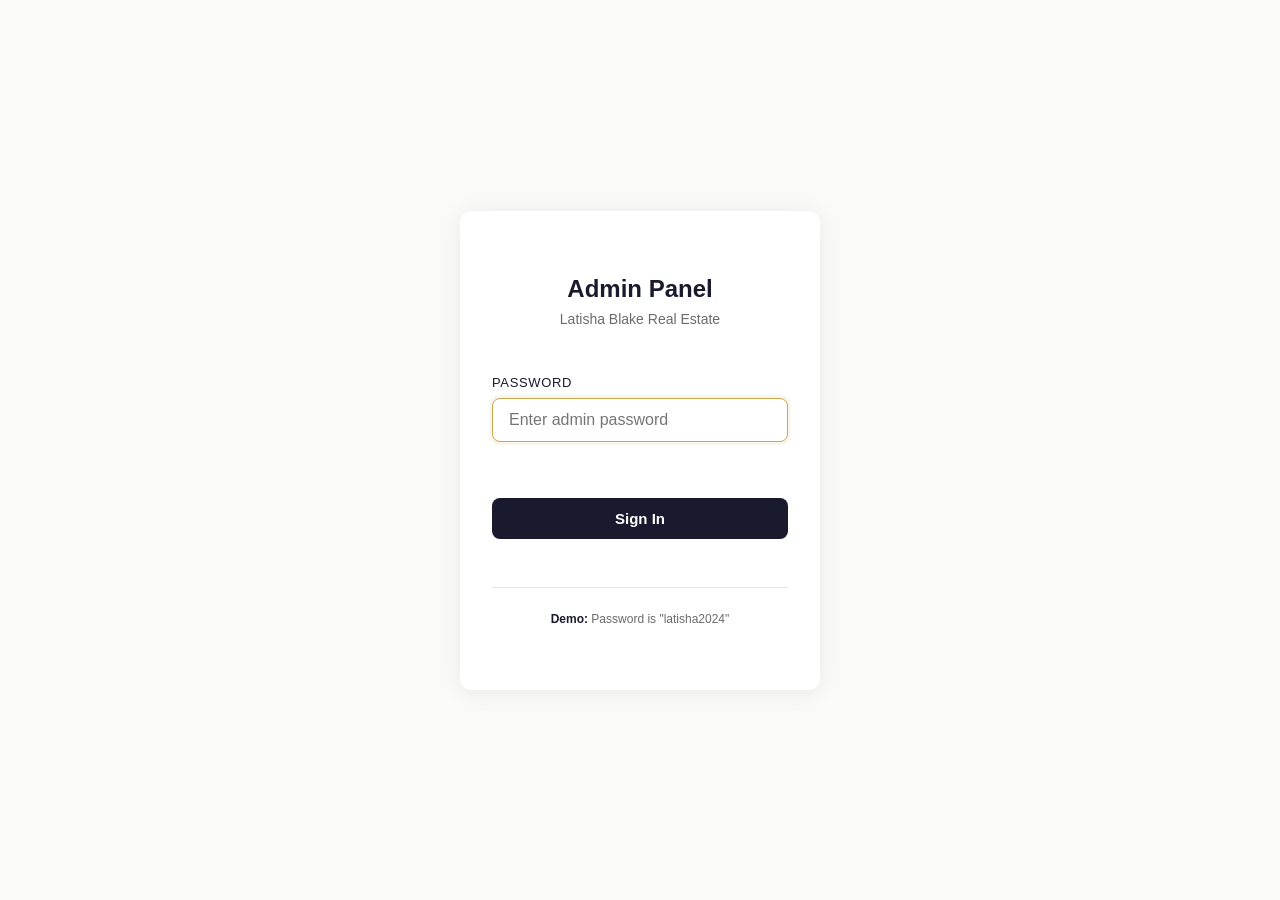
<file: admin/index.html>
<!DOCTYPE html>
<html lang="en">
<head>
  <meta charset="UTF-8">
  <meta name="viewport" content="width=device-width, initial-scale=1.0">
  <title>Admin — Latisha Blake</title>
  <link rel="stylesheet" href="assets/css/admin.css">
</head>
<body>
  <div class="admin-container">
    <!-- Sidebar Navigation -->
    <aside class="sidebar">
      <div class="sidebar-header">
        <h2>Latisha Blake</h2>
        <p class="sidebar-subtitle">Admin</p>
      </div>
      <nav class="sidebar-nav">
        <a href="dashboard.html" class="nav-item active">Dashboard</a>
        <a href="blog.html" class="nav-item">Blog</a>
        <a href="sales.html" class="nav-item">Sales</a>
        <a href="leads.html" class="nav-item">Leads</a>
      </nav>
      <div class="sidebar-footer">
        <button class="logout-btn" onclick="logout()">Sign Out</button>
      </div>
    </aside>

    <!-- Main Content -->
    <main class="main-content">
      <div class="content">
        <h1>Welcome, Latisha</h1>
        <p class="subtitle">Manage your real estate presence</p>

        <div class="dashboard-grid">
          <!-- Stats -->
          <section class="stat-card">
            <p class="stat-label">Blog Posts</p>
            <p class="stat-number" id="blog-count">—</p>
            <a href="blog.html" class="stat-link">Manage →</a>
          </section>

          <section class="stat-card">
            <p class="stat-label">Sales Listed</p>
            <p class="stat-number" id="sales-count">—</p>
            <a href="sales.html" class="stat-link">Manage →</a>
          </section>

          <section class="stat-card">
            <p class="stat-label">New Leads</p>
            <p class="stat-number" id="leads-count">—</p>
            <a href="leads.html" class="stat-link">View →</a>
          </section>

          <section class="stat-card">
            <p class="stat-label">Last Updated</p>
            <p class="stat-number" id="last-updated">—</p>
            <p class="stat-desc">Just now</p>
          </section>
        </div>

        <!-- Quick Actions -->
        <section class="quick-actions">
          <h2>Quick Actions</h2>
          <div class="actions-grid">
            <a href="blog.html?action=new" class="action-btn">
              <span class="action-icon">✍️</span>
              <span class="action-text">New Blog Post</span>
            </a>
            <a href="sales.html?action=new" class="action-btn">
              <span class="action-icon">🏠</span>
              <span class="action-text">Add New Sale</span>
            </a>
            <a href="leads.html" class="action-btn">
              <span class="action-icon">📧</span>
              <span class="action-text">View All Leads</span>
            </a>
            <a href="../index.html" class="action-btn" target="_blank">
              <span class="action-icon">👁️</span>
              <span class="action-text">View Website</span>
            </a>
          </div>
        </section>

        <!-- Instructions -->
        <section class="instructions">
          <h2>Getting Started</h2>
          <div class="instruction-card">
            <h3>📝 Blog Posts</h3>
            <p>Write articles about real estate market trends, buying tips, and selling strategies. Posts appear on your website automatically.</p>
          </div>
          <div class="instruction-card">
            <h3>🏠 Sales Listings</h3>
            <p>Add completed sales to showcase your track record. Include price, address, beds/baths, and sale date for social proof.</p>
          </div>
          <div class="instruction-card">
            <h3>📧 Leads</h3>
            <p>View all form submissions from your website. Track contact info and respond to valuation requests and inquiries.</p>
          </div>
        </section>
      </div>
    </main>

    <!-- Mobile Bottom Navigation -->
    <nav class="admin-bottom-nav show" id="admin-bottom-nav">
      <div class="admin-nav-items">
        <a href="dashboard.html" class="admin-nav-item active" data-page="dashboard" aria-label="Dashboard">
          <span class="admin-nav-icon">📊</span>
          <span>Dashboard</span>
        </a>
        <a href="blog.html" class="admin-nav-item" data-page="blog" aria-label="Blog Posts">
          <span class="admin-nav-icon">✍️</span>
          <span>Blog</span>
        </a>
        <a href="sales.html" class="admin-nav-item" data-page="sales" aria-label="Sales">
          <span class="admin-nav-icon">🏠</span>
          <span>Sales</span>
        </a>
        <a href="leads.html" class="admin-nav-item" data-page="leads" aria-label="Leads">
          <span class="admin-nav-icon">📧</span>
          <span>Leads</span>
        </a>
        <button class="admin-nav-item" onclick="logout()" aria-label="Sign Out">
          <span class="admin-nav-icon">🚪</span>
          <span>Logout</span>
        </button>
      </div>
    </nav>
  </div>

  <script src="assets/js/admin.js"></script>
  <script>
    // Check if logged in
    if (!sessionStorage.getItem('adminLoggedIn')) {
      window.location.href = 'login.html';
    }

    // Load dashboard stats
    function loadDashboardStats() {
      // Placeholder - will be populated when backend is connected
      document.getElementById('blog-count').textContent = '0';
      document.getElementById('sales-count').textContent = '0';
      document.getElementById('leads-count').textContent = '0';
      document.getElementById('last-updated').textContent = new Date().toLocaleDateString();
    }

    loadDashboardStats();
  </script>
</body>
</html>
</file>
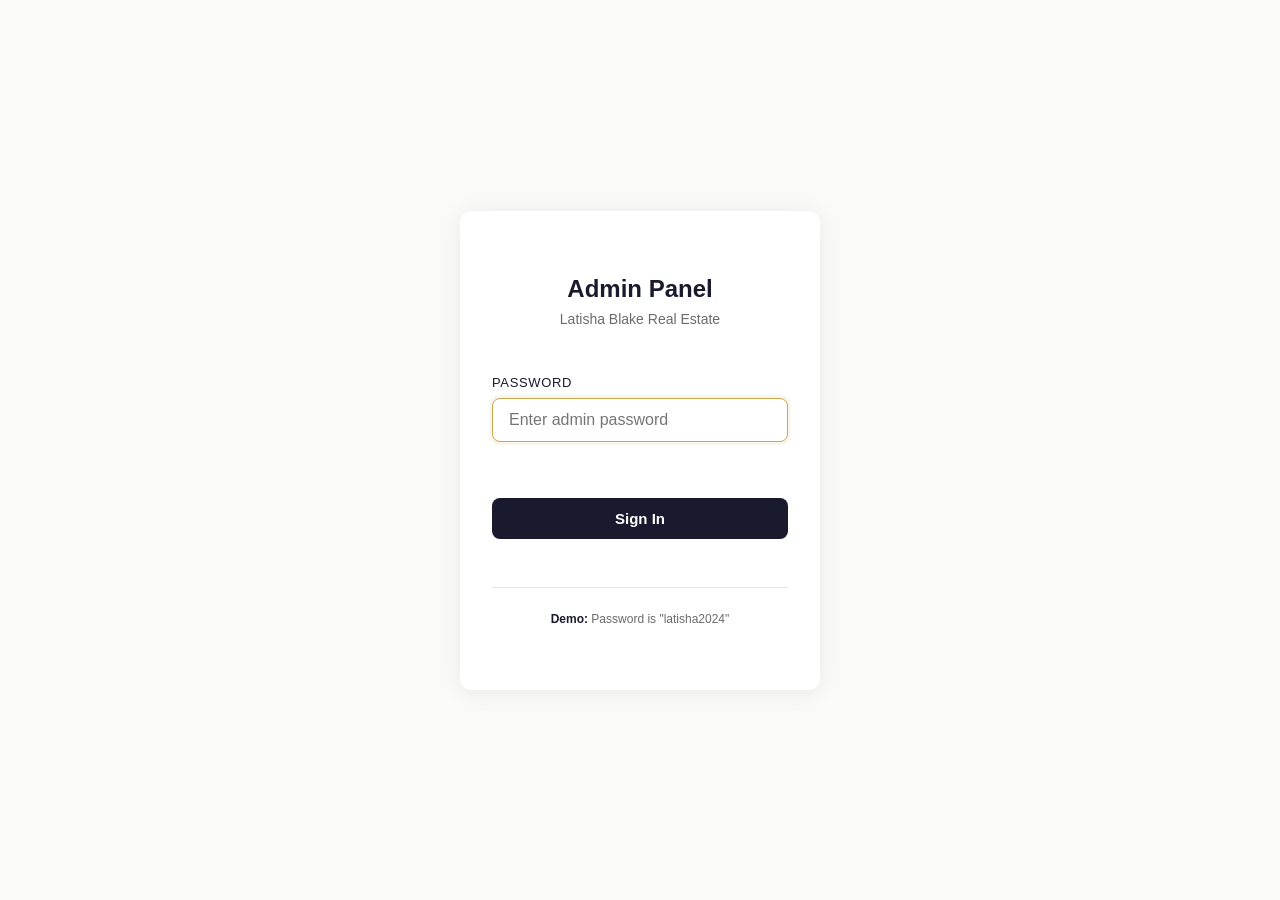
<file: admin/blog.html>
<!DOCTYPE html>
<html lang="en">
<head>
  <meta charset="UTF-8">
  <meta name="viewport" content="width=device-width, initial-scale=1.0">
  <title>Blog Manager — Latisha Blake Admin</title>
  <link rel="stylesheet" href="assets/css/admin.css">
</head>
<body>
  <div class="admin-container">
    <!-- Sidebar -->
    <aside class="sidebar">
      <div class="sidebar-header">
        <h2>Latisha Blake</h2>
        <p class="sidebar-subtitle">Admin</p>
      </div>
      <nav class="sidebar-nav">
        <a href="index.html" class="nav-item">Dashboard</a>
        <a href="blog.html" class="nav-item active">Blog</a>
        <a href="sales.html" class="nav-item">Sales</a>
        <a href="leads.html" class="nav-item">Leads</a>
      </nav>
      <div class="sidebar-footer">
        <button class="logout-btn" onclick="logout()">Sign Out</button>
      </div>
    </aside>

    <!-- Main Content -->
    <main class="main-content">
      <div class="content">
        <div style="display: flex; justify-content: space-between; align-items: center; margin-bottom: 32px;">
          <div>
            <h1>Blog Posts</h1>
            <p class="subtitle">Manage your real estate articles</p>
          </div>
          <button class="btn btn-primary" onclick="toggleNewPostForm()">+ New Post</button>
        </div>

        <!-- New/Edit Form -->
        <div id="postForm" class="form-section" style="display: none; margin-bottom: 32px;">
          <h2 style="margin-top: 0;">Create Post</h2>

          <form onsubmit="handleSavePost(event)">
            <div class="form-group">
              <label for="postTitle">Title</label>
              <input type="text" id="postTitle" placeholder="Enter post title" required>
            </div>

            <div class="form-row">
              <div class="form-group">
                <label for="postCategory">Category</label>
                <select id="postCategory" required>
                  <option value="">Select a category</option>
                  <option value="Buying">Buying</option>
                  <option value="Selling">Selling</option>
                  <option value="Market Update">Market Update</option>
                </select>
              </div>

              <div class="form-group">
                <label for="postDate">Date Published</label>
                <input type="date" id="postDate" required>
              </div>
            </div>

            <div class="form-group">
              <label for="postExcerpt">Excerpt (2 lines)</label>
              <textarea id="postExcerpt" placeholder="Brief summary of your post" required style="min-height: 60px;"></textarea>
            </div>

            <div class="form-group">
              <label for="postBody">Full Content</label>
              <textarea id="postBody" placeholder="Write your full article here" required style="min-height: 200px;"></textarea>
            </div>

            <div class="btn-group">
              <button type="submit" class="btn btn-primary">Save Post</button>
              <button type="button" class="btn btn-secondary" onclick="toggleNewPostForm()">Cancel</button>
            </div>
          </form>
        </div>

        <!-- Posts List -->
        <div id="postsList">
          <div class="empty-state">
            <div class="empty-icon">📝</div>
            <div class="empty-title">No posts yet</div>
            <div class="empty-description">Create your first blog post to get started</div>
            <button class="btn btn-primary" onclick="toggleNewPostForm()">Create Post</button>
          </div>
        </div>
      </div>
    </main>

    <!-- Mobile Bottom Navigation -->
    <nav class="admin-bottom-nav show" id="admin-bottom-nav">
      <div class="admin-nav-items">
        <a href="dashboard.html" class="admin-nav-item" data-page="dashboard" aria-label="Dashboard">
          <span class="admin-nav-icon">📊</span>
          <span>Dashboard</span>
        </a>
        <a href="blog.html" class="admin-nav-item active" data-page="blog" aria-label="Blog Posts">
          <span class="admin-nav-icon">✍️</span>
          <span>Blog</span>
        </a>
        <a href="sales.html" class="admin-nav-item" data-page="sales" aria-label="Sales">
          <span class="admin-nav-icon">🏠</span>
          <span>Sales</span>
        </a>
        <a href="leads.html" class="admin-nav-item" data-page="leads" aria-label="Leads">
          <span class="admin-nav-icon">📧</span>
          <span>Leads</span>
        </a>
        <button class="admin-nav-item" onclick="logout()" aria-label="Sign Out">
          <span class="admin-nav-icon">🚪</span>
          <span>Logout</span>
        </button>
      </div>
    </nav>
  </div>

  <script src="assets/js/admin.js"></script>
  <script>
    // Check if logged in
    if (!sessionStorage.getItem('adminLoggedIn')) {
      window.location.href = 'login.html';
    }

    // Initialize with today's date
    document.getElementById('postDate').valueAsDate = new Date();

    let posts = JSON.parse(localStorage.getItem('blogPosts')) || [];

    function toggleNewPostForm() {
      const form = document.getElementById('postForm');
      form.style.display = form.style.display === 'none' ? 'block' : 'none';
      if (form.style.display === 'block') {
        document.getElementById('postTitle').focus();
      } else {
        clearPostForm();
      }
    }

    function clearPostForm() {
      document.getElementById('postTitle').value = '';
      document.getElementById('postCategory').value = '';
      document.getElementById('postExcerpt').value = '';
      document.getElementById('postBody').value = '';
      document.getElementById('postDate').valueAsDate = new Date();
    }

    function handleSavePost(e) {
      e.preventDefault();

      const post = {
        id: Date.now(),
        title: document.getElementById('postTitle').value,
        category: document.getElementById('postCategory').value,
        excerpt: document.getElementById('postExcerpt').value,
        body: document.getElementById('postBody').value,
        date: document.getElementById('postDate').value,
        createdAt: new Date().toISOString()
      };

      posts.unshift(post);
      localStorage.setItem('blogPosts', JSON.stringify(posts));

      showAlert('Post saved successfully!', 'success');
      clearPostForm();
      toggleNewPostForm();
      renderPosts();
    }

    function deletePost(id) {
      if (confirm('Are you sure you want to delete this post?')) {
        posts = posts.filter(p => p.id !== id);
        localStorage.setItem('blogPosts', JSON.stringify(posts));
        showAlert('Post deleted', 'success');
        renderPosts();
      }
    }

    function renderPosts() {
      const container = document.getElementById('postsList');

      if (posts.length === 0) {
        container.innerHTML = `
          <div class="empty-state">
            <div class="empty-icon">📝</div>
            <div class="empty-title">No posts yet</div>
            <div class="empty-description">Create your first blog post to get started</div>
            <button class="btn btn-primary" onclick="toggleNewPostForm()">Create Post</button>
          </div>
        `;
        return;
      }

      container.innerHTML = posts.map(post => `
        <div class="post-card" style="background: white; padding: 24px; border: 1px solid #E8E4DC; border-radius: 12px; margin-bottom: 16px;">
          <div style="display: flex; justify-content: space-between; align-items: start; margin-bottom: 12px;">
            <div style="flex: 1;">
              <span style="display: inline-block; background: #E8E4DC; color: #1A1A2E; padding: 4px 12px; border-radius: 6px; font-size: 12px; font-weight: 600; margin-bottom: 8px;">${post.category}</span>
              <h3 style="margin: 8px 0 4px 0; font-size: 16px;">${post.title}</h3>
              <p style="color: #A0A0A0; font-size: 13px;">${new Date(post.date).toLocaleDateString('en-US', { month: 'short', day: 'numeric', year: 'numeric' })}</p>
            </div>
            <div style="display: flex; gap: 8px;">
              <button class="btn btn-sm btn-secondary" onclick="editPost(${post.id})">Edit</button>
              <button class="btn btn-sm btn-danger" onclick="deletePost(${post.id})">Delete</button>
            </div>
          </div>
          <p style="color: #6B6B6B; font-size: 14px; line-height: 1.6;">${post.excerpt}</p>
        </div>
      `).join('');
    }

    function editPost(id) {
      const post = posts.find(p => p.id === id);
      if (post) {
        document.getElementById('postTitle').value = post.title;
        document.getElementById('postCategory').value = post.category;
        document.getElementById('postExcerpt').value = post.excerpt;
        document.getElementById('postBody').value = post.body;
        document.getElementById('postDate').value = post.date;

        // Delete and re-add pattern (simpler than edit)
        deletePost(id);
        toggleNewPostForm();
        document.getElementById('postTitle').focus();
      }
    }

    // Initialize
    renderPosts();
  </script>
</body>
</html>
</file>
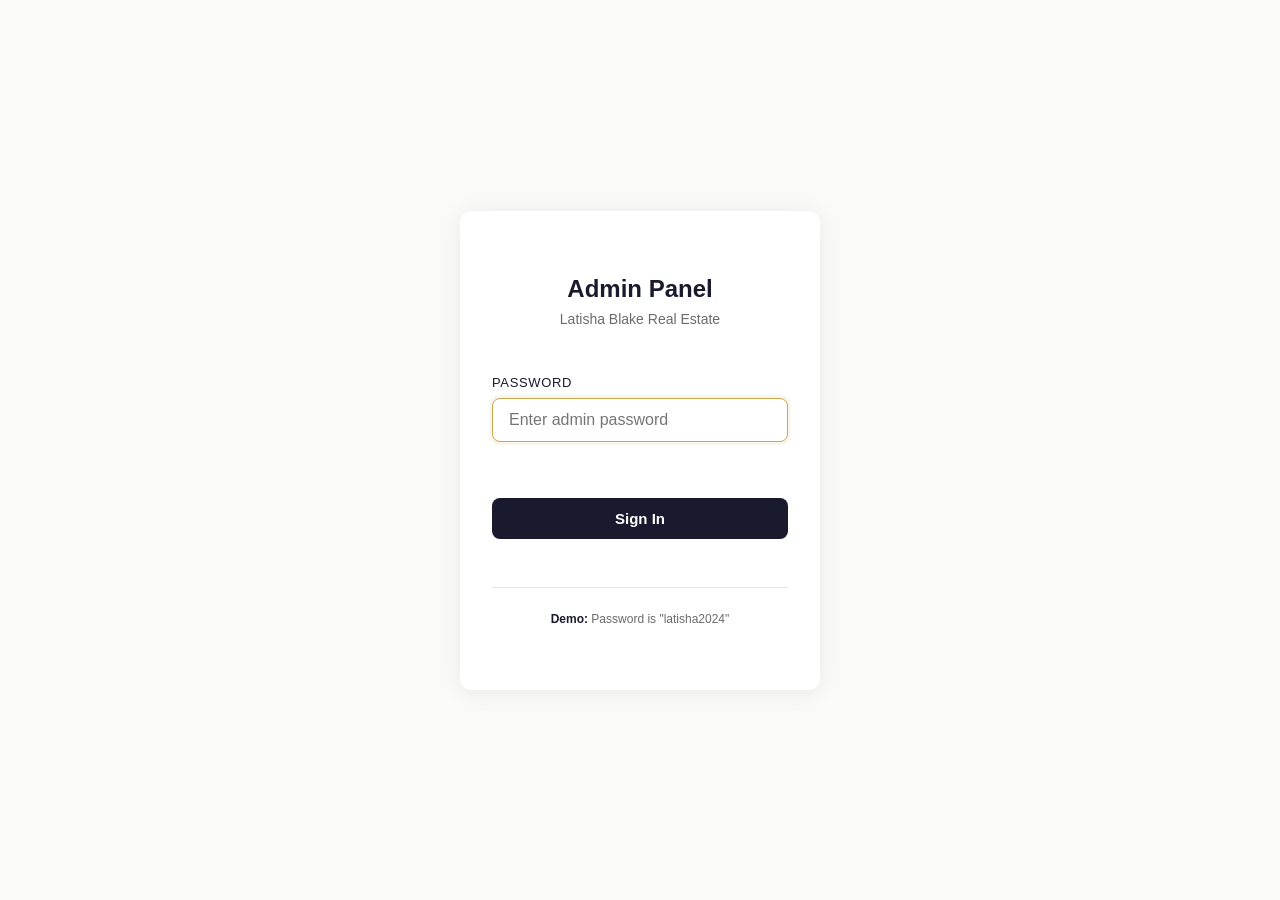
<file: admin/dashboard.html>
<!DOCTYPE html>
<html lang="en">
<head>
  <meta charset="UTF-8">
  <meta name="viewport" content="width=device-width, initial-scale=1.0">
  <title>Dashboard — Latisha Blake Admin</title>
  <link rel="stylesheet" href="assets/css/admin.css">
</head>
<body>
  <div class="admin-container">
    <!-- Sidebar Navigation -->
    <aside class="sidebar">
      <div class="sidebar-header">
        <h2>Latisha Blake</h2>
        <p class="sidebar-subtitle">Admin</p>
      </div>
      <nav class="sidebar-nav">
        <a href="dashboard.html" class="nav-item active">Dashboard</a>
        <a href="blog.html" class="nav-item">Blog</a>
        <a href="sales.html" class="nav-item">Sales</a>
        <a href="leads.html" class="nav-item">Leads</a>
      </nav>
      <div class="sidebar-footer">
        <button class="logout-btn" onclick="logout()">Sign Out</button>
      </div>
    </aside>

    <!-- Main Content -->
    <main class="main-content">
      <div class="content">
        <h1>Welcome, Latisha</h1>
        <p class="subtitle">Manage your real estate presence</p>

        <!-- Stats Grid -->
        <div class="dashboard-grid">
          <section class="stat-card">
            <p class="stat-label">Blog Posts</p>
            <p class="stat-number" id="blog-count">0</p>
            <a href="blog.html" class="stat-link">Manage →</a>
          </section>

          <section class="stat-card">
            <p class="stat-label">Sales Listed</p>
            <p class="stat-number" id="sales-count">0</p>
            <a href="sales.html" class="stat-link">Manage →</a>
          </section>

          <section class="stat-card">
            <p class="stat-label">New Leads</p>
            <p class="stat-number" id="leads-count">0</p>
            <a href="leads.html" class="stat-link">View →</a>
          </section>

          <section class="stat-card">
            <p class="stat-label">Last Updated</p>
            <p class="stat-number" id="last-updated">—</p>
            <p class="stat-desc">Just now</p>
          </section>
        </div>

        <!-- Quick Actions -->
        <section class="quick-actions">
          <h2>Quick Actions</h2>
          <div class="actions-grid">
            <a href="blog.html" class="action-btn">
              <span class="action-icon">✍️</span>
              <span class="action-text">New Blog Post</span>
            </a>
            <a href="sales.html" class="action-btn">
              <span class="action-icon">🏠</span>
              <span class="action-text">Add New Sale</span>
            </a>
            <a href="leads.html" class="action-btn">
              <span class="action-icon">📧</span>
              <span class="action-text">View All Leads</span>
            </a>
            <a href="../index.html" class="action-btn" target="_blank">
              <span class="action-icon">👁️</span>
              <span class="action-text">View Website</span>
            </a>
          </div>
        </section>

        <!-- Instructions -->
        <section class="instructions">
          <h2>Getting Started</h2>
          <div class="instruction-card">
            <h3>📝 Blog Posts</h3>
            <p>Write articles about real estate market trends, buying tips, and selling strategies. Posts appear on your website automatically.</p>
          </div>
          <div class="instruction-card">
            <h3>🏠 Sales Listings</h3>
            <p>Add completed sales to showcase your track record. Include price, address, beds/baths, and sale date for social proof.</p>
          </div>
          <div class="instruction-card">
            <h3>📧 Leads</h3>
            <p>View all form submissions from your website. Track contact info and respond to valuation requests and inquiries.</p>
          </div>
        </section>

        <!-- Data Management -->
        <section style="margin-top: 48px;">
          <h2>Data Management</h2>
          <div style="background: white; padding: 24px; border-radius: 12px; border: 1px solid #E8E4DC;">
            <p style="margin-bottom: 16px; color: #6B6B6B;">Export your data or manage admin settings</p>
            <div style="display: flex; gap: 12px; flex-wrap: wrap;">
              <button class="btn btn-secondary btn-sm" onclick="exportBlogsToJSON()">📥 Export Blog Posts</button>
              <button class="btn btn-secondary btn-sm" onclick="exportSalesToJSON()">📥 Export Sales</button>
              <button class="btn btn-secondary btn-sm" onclick="exportLeadsToCSV()">📥 Export Leads</button>
            </div>
          </div>
        </section>

        <!-- Info -->
        <section style="margin-top: 32px; padding: 24px; background: #F0F4FF; border-radius: 12px; border-left: 4px solid #0071E3;">
          <p style="margin: 0; font-size: 14px; color: #0051B3;">
            <strong>💡 Tip:</strong> Your data is saved locally in your browser. Use the export feature to backup your content regularly.
          </p>
        </section>
      </div>
    </main>

    <!-- Mobile Bottom Navigation -->
    <nav class="admin-bottom-nav show" id="admin-bottom-nav">
      <div class="admin-nav-items">
        <a href="dashboard.html" class="admin-nav-item active" data-page="dashboard" aria-label="Dashboard">
          <span class="admin-nav-icon">📊</span>
          <span>Dashboard</span>
        </a>
        <a href="blog.html" class="admin-nav-item" data-page="blog" aria-label="Blog Posts">
          <span class="admin-nav-icon">✍️</span>
          <span>Blog</span>
        </a>
        <a href="sales.html" class="admin-nav-item" data-page="sales" aria-label="Sales">
          <span class="admin-nav-icon">🏠</span>
          <span>Sales</span>
        </a>
        <a href="leads.html" class="admin-nav-item" data-page="leads" aria-label="Leads">
          <span class="admin-nav-icon">📧</span>
          <span>Leads</span>
        </a>
        <button class="admin-nav-item" onclick="logout()" aria-label="Sign Out">
          <span class="admin-nav-icon">🚪</span>
          <span>Logout</span>
        </button>
      </div>
    </nav>
  </div>

  <script src="assets/js/admin.js"></script>
  <script>
    // Check if logged in
    if (!sessionStorage.getItem('adminLoggedIn')) {
      window.location.href = 'login.html';
    }

    const CRM_URL = 'https://script.google.com/macros/s/AKfycbwqnkiSiwlZEir6MDjSTk43KNw_4mmuYqLLafsE7adArL36vjAIuRn5HaoSaPclTH0drw/exec';

    // Load stats from Google Apps Script
    async function loadDashboardStats() {
      try {
        // Get leads from CRM to count stats
        const leadsResponse = await fetch(`${CRM_URL}?action=leads&token=latisha2024portal`);
        const leadsResult = await leadsResponse.json();

        if (leadsResult.status === 'ok' && leadsResult.leads) {
          const activeLeads = leadsResult.leads.filter(lead => lead.status === 'Active').length;
          document.getElementById('leads-count').textContent = activeLeads;
          document.getElementById('sales-count').textContent = '0';
          document.getElementById('blog-count').textContent = localStorage.getItem('blogPosts') ? JSON.parse(localStorage.getItem('blogPosts')).length : 0;
        }

        document.getElementById('last-updated').textContent = new Date().toLocaleDateString('en-US', {
          month: 'short',
          day: 'numeric',
          year: 'numeric',
          hour: '2-digit',
          minute: '2-digit'
        });
      } catch (error) {
        console.error('Error loading dashboard stats:', error);
      }
    }

    // Initialize dashboard
    loadDashboardStats();

    // Refresh stats every 30 seconds
    setInterval(loadDashboardStats, 30000);
  </script>
</body>
</html>
</file>
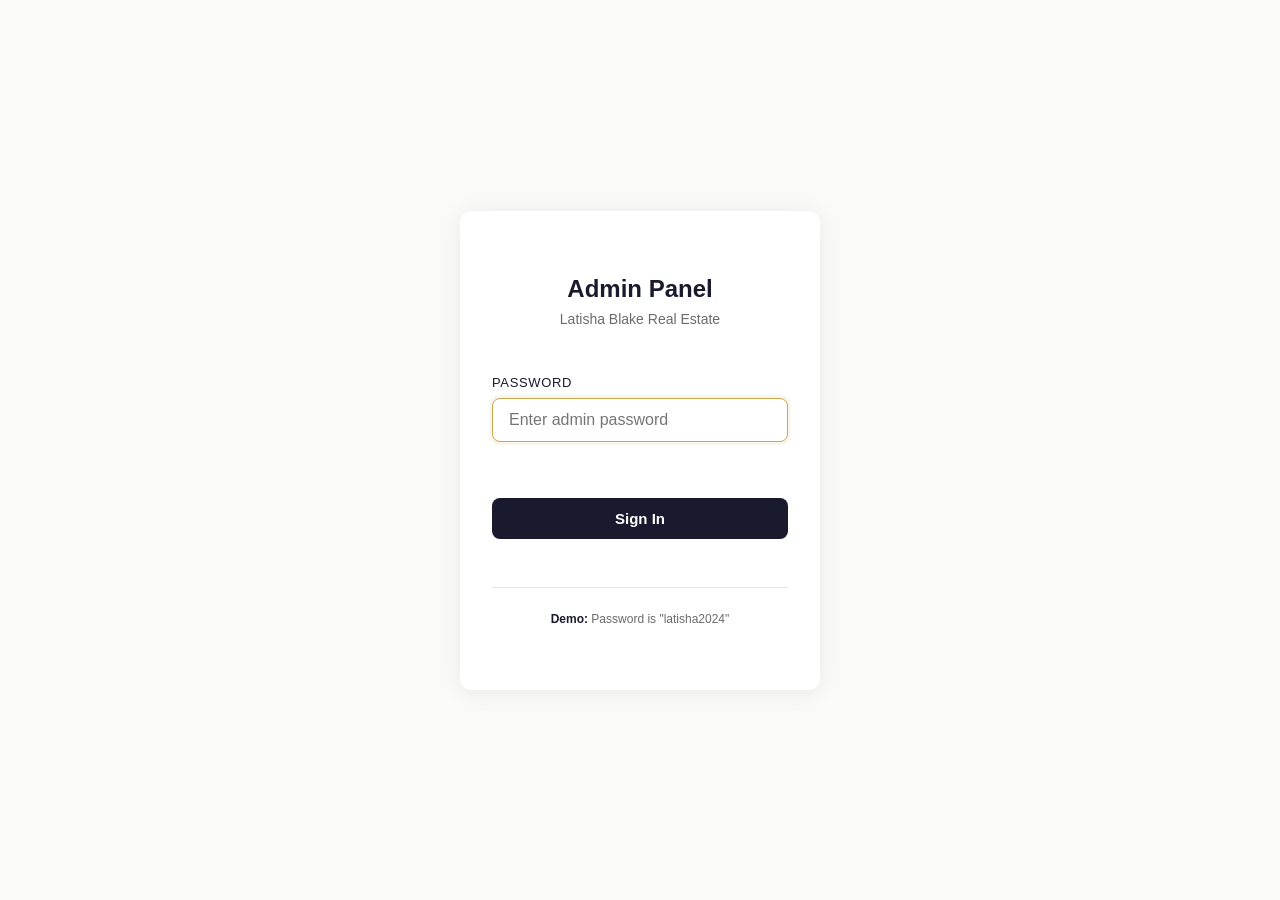
<file: admin/leads.html>
<!DOCTYPE html>
<html lang="en">
<head>
  <meta charset="UTF-8">
  <meta name="viewport" content="width=device-width, initial-scale=1.0">
  <title>Leads Dashboard — Latisha Blake Admin</title>
  <link rel="stylesheet" href="assets/css/admin.css">
</head>
<body>
  <div class="admin-container">
    <!-- Sidebar -->
    <aside class="sidebar">
      <div class="sidebar-header">
        <h2>Latisha Blake</h2>
        <p class="sidebar-subtitle">Admin</p>
      </div>
      <nav class="sidebar-nav">
        <a href="index.html" class="nav-item">Dashboard</a>
        <a href="blog.html" class="nav-item">Blog</a>
        <a href="sales.html" class="nav-item">Sales</a>
        <a href="leads.html" class="nav-item active">Leads</a>
      </nav>
      <div class="sidebar-footer">
        <button class="logout-btn" onclick="logout()">Sign Out</button>
      </div>
    </aside>

    <!-- Main Content -->
    <main class="main-content">
      <div class="content">
        <div style="display: flex; justify-content: space-between; align-items: center; margin-bottom: 32px;">
          <div>
            <h1>Leads</h1>
            <p class="subtitle">View and manage form submissions</p>
          </div>
          <div style="display: flex; gap: 12px;">
            <input type="text" id="searchInput" placeholder="Search leads..." style="padding: 10px 16px; border: 1px solid #E8E4DC; border-radius: 8px; font-size: 14px; width: 200px;">
            <select id="filterSelect" style="padding: 10px 16px; border: 1px solid #E8E4DC; border-radius: 8px; font-size: 14px;">
              <option value="">All Types</option>
              <option value="Valuation">Valuation</option>
              <option value="Inquiry">Inquiry</option>
            </select>
          </div>
        </div>

        <!-- Leads List -->
        <div id="leadsList">
          <div class="empty-state">
            <div class="empty-icon">📧</div>
            <div class="empty-title">No leads yet</div>
            <div class="empty-description">Form submissions will appear here</div>
          </div>
        </div>
      </div>
    </main>

    <!-- Mobile Bottom Navigation -->
    <nav class="admin-bottom-nav show" id="admin-bottom-nav">
      <div class="admin-nav-items">
        <a href="dashboard.html" class="admin-nav-item" data-page="dashboard" aria-label="Dashboard">
          <span class="admin-nav-icon">📊</span>
          <span>Dashboard</span>
        </a>
        <a href="blog.html" class="admin-nav-item" data-page="blog" aria-label="Blog Posts">
          <span class="admin-nav-icon">✍️</span>
          <span>Blog</span>
        </a>
        <a href="sales.html" class="admin-nav-item" data-page="sales" aria-label="Sales">
          <span class="admin-nav-icon">🏠</span>
          <span>Sales</span>
        </a>
        <a href="leads.html" class="admin-nav-item active" data-page="leads" aria-label="Leads">
          <span class="admin-nav-icon">📧</span>
          <span>Leads</span>
        </a>
        <button class="admin-nav-item" onclick="logout()" aria-label="Sign Out">
          <span class="admin-nav-icon">🚪</span>
          <span>Logout</span>
        </button>
      </div>
    </nav>
  </div>

  <script src="assets/js/admin.js"></script>
  <script>
    // Check if logged in
    if (!sessionStorage.getItem('adminLoggedIn')) {
      window.location.href = 'login.html';
    }

    const CRM_URL = 'https://script.google.com/macros/s/AKfycbwqnkiSiwlZEir6MDjSTk43KNw_4mmuYqLLafsE7adArL36vjAIuRn5HaoSaPclTH0drw/exec';

    let allLeads = [];
    let filteredLeads = [];

    // Load leads from Google Apps Script on page load
    async function loadLeadsFromCRM() {
      try {
        const response = await fetch(`${CRM_URL}?action=leads&token=latisha2024portal`);
        const result = await response.json();

        if (result.status === 'ok' && result.leads) {
          allLeads = result.leads;
          filteredLeads = [...allLeads];
          renderLeads();

          // Update dashboard counts
          const activeCount = allLeads.filter(l => l.status === 'Active').length;
          if (document.getElementById('leads-count')) {
            document.getElementById('leads-count').textContent = activeCount;
          }
        }
      } catch (error) {
        console.error('Error loading leads from CRM:', error);
        // Fallback to empty state
        renderLeads();
      }
    }

    // Load leads when page loads
    window.addEventListener('DOMContentLoaded', loadLeadsFromCRM);

    // Show alert/notification
    function showAlert(message, type = 'success') {
      const alertDiv = document.createElement('div');
      alertDiv.style.cssText = `
        position: fixed;
        top: 20px;
        right: 20px;
        padding: 16px 20px;
        background: ${type === 'success' ? '#D4EDDA' : type === 'error' ? '#F8D7DA' : '#D1ECF1'};
        color: ${type === 'success' ? '#155724' : type === 'error' ? '#721C24' : '#0C5460'};
        border-radius: 8px;
        font-weight: 500;
        z-index: 10000;
        animation: slideIn 0.3s ease-out;
      `;
      alertDiv.textContent = message;
      document.body.appendChild(alertDiv);
      setTimeout(() => alertDiv.remove(), 3000);
    }

    // Search functionality
    document.getElementById('searchInput').addEventListener('input', (e) => {
      filterLeads();
    });

    // Filter by type
    document.getElementById('filterSelect').addEventListener('change', (e) => {
      filterLeads();
    });

    function filterLeads() {
      const searchTerm = document.getElementById('searchInput').value.toLowerCase();
      const typeFilter = document.getElementById('filterSelect').value;

      filteredLeads = allLeads.filter(lead => {
        const matchesSearch =
          lead.name.toLowerCase().includes(searchTerm) ||
          lead.email.toLowerCase().includes(searchTerm) ||
          lead.phone.toLowerCase().includes(searchTerm) ||
          (lead.area && lead.area.toLowerCase().includes(searchTerm));

        const matchesType = !typeFilter || lead.type === typeFilter;

        return matchesSearch && matchesType;
      });

      renderLeads();
    }

    async function updateLeadStatus(row, newStatus) {
      try {
        const response = await fetch(`${CRM_URL}?action=updateStatus&row=${encodeURIComponent(row)}&status=${encodeURIComponent(newStatus)}&token=latisha2024portal`);
        const result = await response.json();

        if (result.status === 'ok') {
          // Update local data
          const lead = allLeads.find(l => l.row === row);
          if (lead) {
            lead.status = newStatus;
            filterLeads();
            showAlert('Status updated successfully!', 'success');
          }
        }
      } catch (error) {
        console.error('Error updating status:', error);
        showAlert('Failed to update status', 'error');
      }
    }

    function markAsContacted(id) {
      // For future use - can track contacts locally
      showAlert('Contact marked', 'success');
    }

    function deleteLead(id) {
      if (confirm('Delete this lead? This cannot be undone.')) {
        showAlert('Lead deletion not yet implemented', 'info');
        // TODO: Implement delete via CRM API
      }
    }

    function copyToClipboard(text) {
      navigator.clipboard.writeText(text).then(() => {
        showAlert('Copied to clipboard!', 'success');
      });
    }

    function escapeHtml(value) {
      return String(value || '')
        .replace(/&/g, '&amp;')
        .replace(/</g, '&lt;')
        .replace(/>/g, '&gt;')
        .replace(/"/g, '&quot;')
        .replace(/'/g, '&#039;');
    }

    function renderLeads() {
      const container = document.getElementById('leadsList');

      if (filteredLeads.length === 0) {
        container.innerHTML = `
          <div class="empty-state">
            <div class="empty-icon">📧</div>
            <div class="empty-title">No leads found</div>
            <div class="empty-description">Try adjusting your search or filters</div>
          </div>
        `;
        return;
      }

      container.innerHTML = filteredLeads.map(lead => {
        const safeName = escapeHtml(lead.name);
        const safePhone = escapeHtml(lead.phone);
        const safeEmail = escapeHtml(lead.email);
        const safeArea = escapeHtml(lead.area);
        const safeBudget = escapeHtml(lead.budget);
        const safeNotes = escapeHtml(lead.notes);
        const safeDate = escapeHtml(lead.date || 'N/A');
        const safeSource = escapeHtml(lead.source || 'Website');
        const safeType = escapeHtml(lead.type || 'Inquiry');

        return `
          <div style="background: white; padding: 24px; border: 1px solid #E8E4DC; border-radius: 12px; margin-bottom: 16px;">
            <div style="display: flex; justify-content: space-between; align-items: start; margin-bottom: 16px;">
              <div style="flex: 1;">
                <div style="display: flex; gap: 12px; align-items: center; margin-bottom: 8px;">
                  <span style="display: inline-block; background: ${lead.type === 'Valuation' ? '#FFF3CD' : '#D1ECF1'}; color: ${lead.type === 'Valuation' ? '#856404' : '#0C5460'}; padding: 4px 12px; border-radius: 6px; font-size: 12px; font-weight: 600;">${safeType}</span>
                  <select onchange="updateLeadStatus(${Number(lead.row)}, this.value)" style="padding: 4px 12px; border-radius: 6px; font-size: 12px; font-weight: 600; border: 1px solid #E8E4DC; cursor: pointer;">
                    <option value="Active" ${lead.status === 'Active' ? 'selected' : ''}>Active</option>
                    <option value="Nurture" ${lead.status === 'Nurture' ? 'selected' : ''}>Nurture</option>
                    <option value="Closed" ${lead.status === 'Closed' ? 'selected' : ''}>Closed</option>
                    <option value="Lost" ${lead.status === 'Lost' ? 'selected' : ''}>Lost</option>
                  </select>
                </div>
                <h3 style="margin: 0 0 4px 0; font-size: 16px;">${safeName}</h3>
                <p style="margin: 0; color: #A0A0A0; font-size: 13px;">${safeDate} · ${safeSource}</p>
              </div>
            </div>

            <div style="display: grid; grid-template-columns: repeat(auto-fit, minmax(200px, 1fr)); gap: 16px; padding: 16px 0; border-top: 1px solid #E8E4DC; border-bottom: 1px solid #E8E4DC; margin: 16px 0;">
              <div>
                <p style="margin: 0; font-size: 12px; color: #A0A0A0; text-transform: uppercase; letter-spacing: 0.05em; margin-bottom: 4px; font-weight: 600;">Phone</p>
                <p style="margin: 0; font-size: 15px; font-weight: 500;">
                  <a href="tel:${safePhone}" style="color: #C9A84C; text-decoration: none;">${safePhone}</a>
                  <button onclick="copyToClipboard('${safePhone}')" style="background: none; border: none; color: #A0A0A0; cursor: pointer; font-size: 12px; margin-left: 8px;">📋</button>
                </p>
              </div>
              <div>
                <p style="margin: 0; font-size: 12px; color: #A0A0A0; text-transform: uppercase; letter-spacing: 0.05em; margin-bottom: 4px; font-weight: 600;">Email</p>
                <p style="margin: 0; font-size: 15px; font-weight: 500;">
                  <a href="mailto:${safeEmail}" style="color: #C9A84C; text-decoration: none;">${safeEmail}</a>
                  <button onclick="copyToClipboard('${safeEmail}')" style="background: none; border: none; color: #A0A0A0; cursor: pointer; font-size: 12px; margin-left: 8px;">📋</button>
                </p>
              </div>
              ${safeArea ? `<div>
                <p style="margin: 0; font-size: 12px; color: #A0A0A0; text-transform: uppercase; letter-spacing: 0.05em; margin-bottom: 4px; font-weight: 600;">Area / Message</p>
                <p style="margin: 0; font-size: 15px; font-weight: 500;">${safeArea}</p>
              </div>` : ''}
              ${safeBudget ? `<div>
                <p style="margin: 0; font-size: 12px; color: #A0A0A0; text-transform: uppercase; letter-spacing: 0.05em; margin-bottom: 4px; font-weight: 600;">Budget</p>
                <p style="margin: 0; font-size: 15px; font-weight: 500;">${safeBudget}</p>
              </div>` : ''}
            </div>
            ${safeNotes ? `<div style="margin-top: 16px;">
              <p style="margin: 0 0 8px 0; font-size: 12px; color: #A0A0A0; text-transform: uppercase; letter-spacing: 0.05em; font-weight: 600;">Notes</p>
              <p style="margin: 0; font-size: 14px; color: #1A1A2E; line-height: 1.5;">${safeNotes}</p>
            </div>` : ''}
          </div>
        `;
      }).join('');
    }

    // Override the form submission handler to save to localStorage
    window.addEventListener('storage', () => {
      allLeads = JSON.parse(localStorage.getItem('formLeads')) || [];
      filterLeads();
    });

    // Initialize
    renderLeads();
  </script>
</body>
</html>
</file>
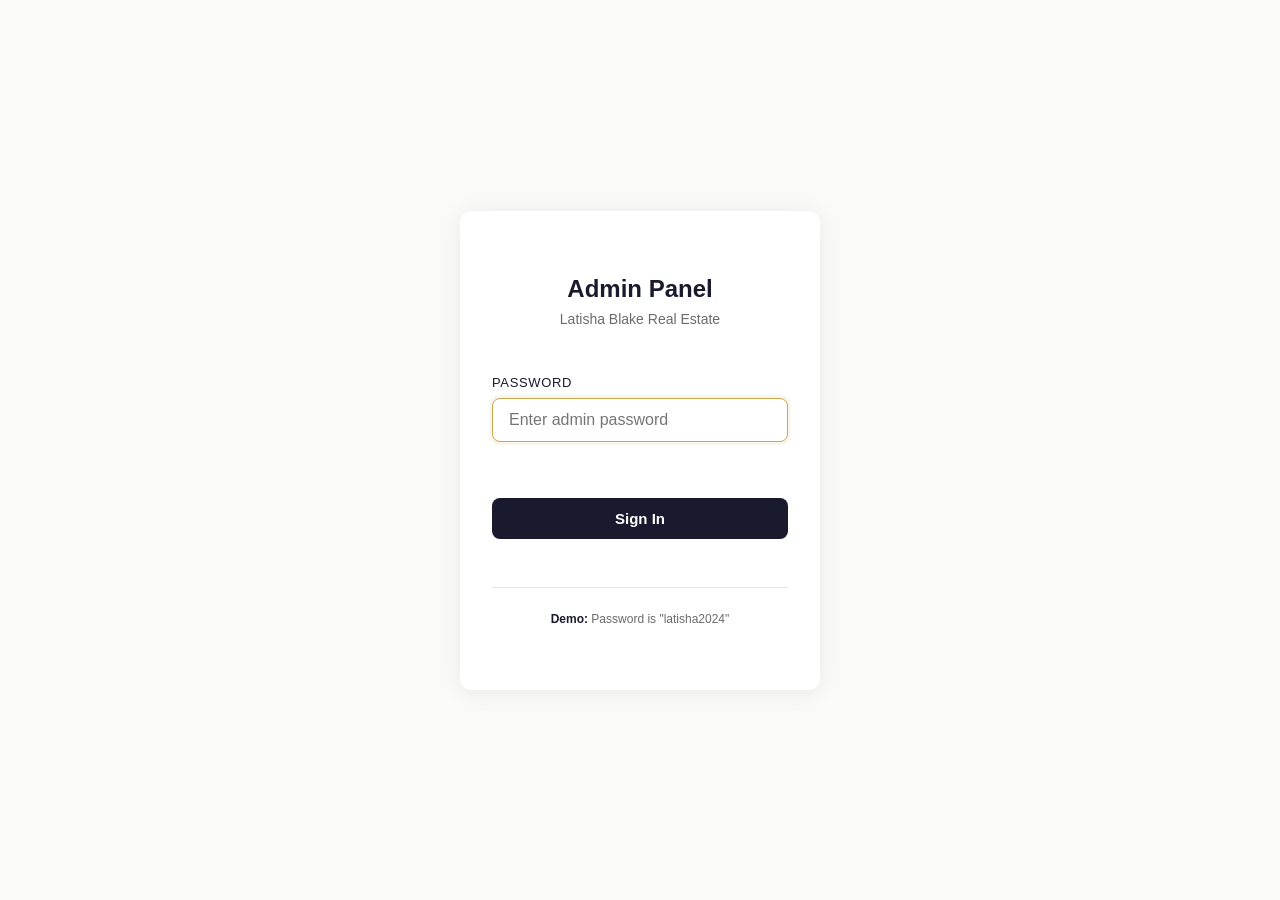
<file: admin/login.html>
<!DOCTYPE html>
<html lang="en">
<head>
  <meta charset="UTF-8">
  <meta name="viewport" content="width=device-width, initial-scale=1.0">
  <title>Sign In — Latisha Blake Admin</title>
  <style>
    * {
      margin: 0;
      padding: 0;
      box-sizing: border-box;
    }

    body {
      font-family: -apple-system, BlinkMacSystemFont, 'Segoe UI', sans-serif;
      background: #FAFAF8;
      display: flex;
      align-items: center;
      justify-content: center;
      min-height: 100vh;
      padding: 16px;
    }

    .login-container {
      width: 100%;
      max-width: 360px;
      background: white;
      padding: 64px 32px;
      border-radius: 12px;
      box-shadow: 0 2px 24px rgba(0,0,0,0.07);
      text-align: center;
    }

    h1 {
      font-size: 24px;
      font-weight: 600;
      margin-bottom: 8px;
      color: #1A1A2E;
    }

    .subtitle {
      font-size: 14px;
      color: #6B6B6B;
      margin-bottom: 48px;
    }

    .form-group {
      margin-bottom: 24px;
      text-align: left;
    }

    label {
      display: block;
      font-size: 13px;
      font-weight: 500;
      color: #1A1A2E;
      margin-bottom: 8px;
      letter-spacing: 0.05em;
      text-transform: uppercase;
    }

    input {
      width: 100%;
      padding: 12px 16px;
      border: 1px solid #E8E4DC;
      border-radius: 8px;
      font-family: -apple-system, BlinkMacSystemFont, 'Segoe UI', sans-serif;
      font-size: 16px;
      transition: all 0.25s ease;
    }

    input:focus {
      outline: none;
      border-color: #C9A84C;
      box-shadow: 0 0 0 3px rgba(201, 168, 76, 0.1);
    }

    .login-btn {
      width: 100%;
      padding: 12px 24px;
      background: #1A1A2E;
      color: white;
      border: none;
      border-radius: 8px;
      font-size: 15px;
      font-weight: 600;
      cursor: pointer;
      transition: all 0.25s ease;
      margin-top: 32px;
    }

    .login-btn:hover {
      background: #0D0D1A;
      transform: translateY(-1px);
    }

    .login-btn:active {
      transform: translateY(0);
    }

    .error {
      color: #D32F2F;
      font-size: 13px;
      margin-top: 8px;
      display: none;
    }

    .demo-note {
      margin-top: 48px;
      padding-top: 24px;
      border-top: 1px solid #E8E4DC;
      font-size: 12px;
      color: #6B6B6B;
    }

    .demo-note strong {
      color: #1A1A2E;
    }
  </style>
</head>
<body>
  <div class="login-container">
    <h1>Admin Panel</h1>
    <p class="subtitle">Latisha Blake Real Estate</p>

    <form onsubmit="handleLogin(event)">
      <div class="form-group">
        <label for="password">Password</label>
        <input type="password" id="password" placeholder="Enter admin password" required autofocus>
        <div class="error" id="error">Invalid password. Try again.</div>
      </div>

      <button type="submit" class="login-btn">Sign In</button>
    </form>

    <div class="demo-note">
      <strong>Demo:</strong> Password is "latisha2024"
    </div>
  </div>

  <script>
    // Simple password protection (for demo - use proper auth in production)
    const ADMIN_PASSWORD = 'latisha2024';

    function handleLogin(e) {
      e.preventDefault();
      const password = document.getElementById('password').value;
      const errorEl = document.getElementById('error');

      if (password === ADMIN_PASSWORD) {
        sessionStorage.setItem('adminLoggedIn', 'true');
        window.location.href = 'index.html';
      } else {
        errorEl.style.display = 'block';
        document.getElementById('password').focus();
      }
    }

    // Check if already logged in
    if (sessionStorage.getItem('adminLoggedIn')) {
      window.location.href = 'index.html';
    }
  </script>
</body>
</html>
</file>
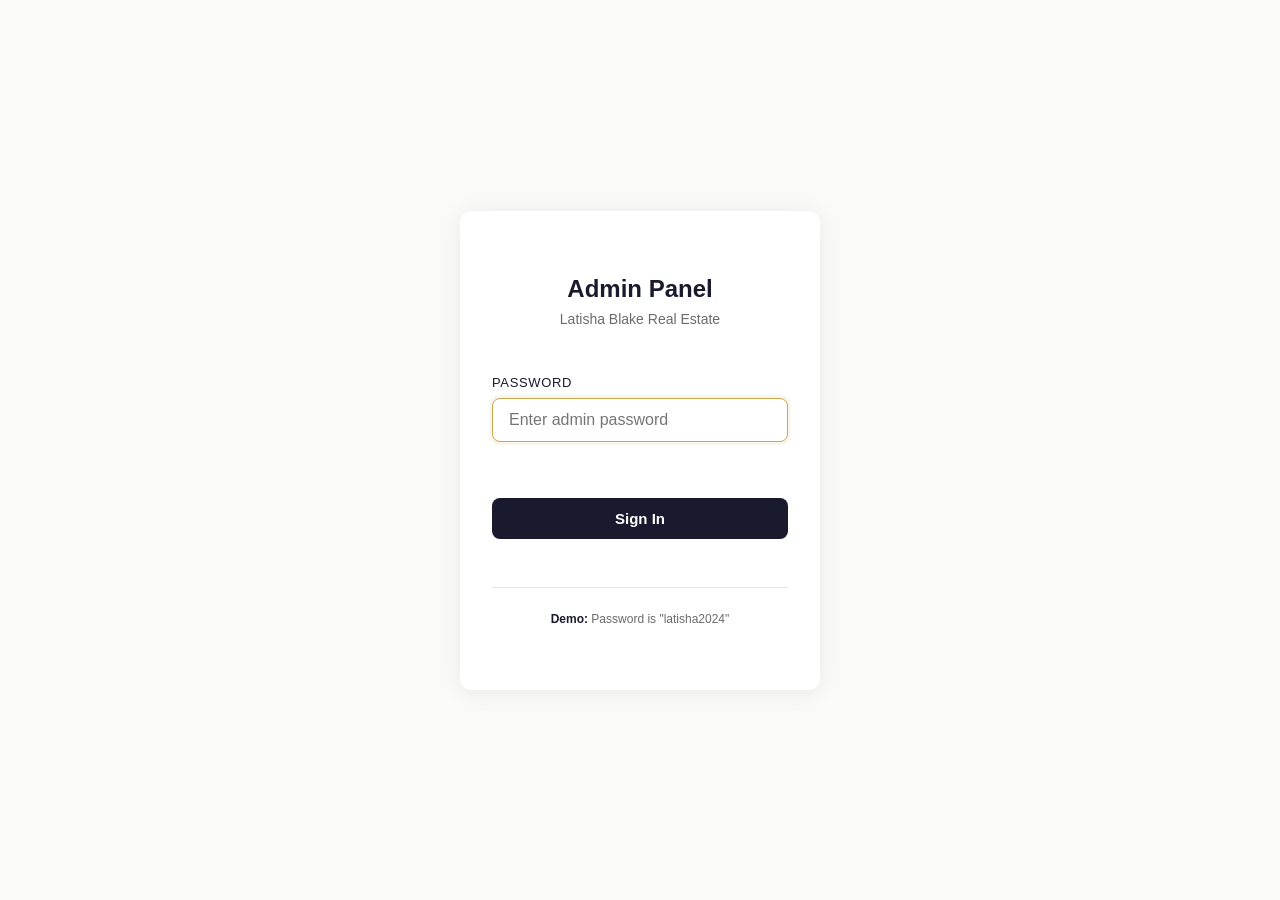
<file: admin/sales.html>
<!DOCTYPE html>
<html lang="en">
<head>
  <meta charset="UTF-8">
  <meta name="viewport" content="width=device-width, initial-scale=1.0">
  <title>Sales Manager — Latisha Blake Admin</title>
  <link rel="stylesheet" href="assets/css/admin.css">
</head>
<body>
  <div class="admin-container">
    <!-- Sidebar -->
    <aside class="sidebar">
      <div class="sidebar-header">
        <h2>Latisha Blake</h2>
        <p class="sidebar-subtitle">Admin</p>
      </div>
      <nav class="sidebar-nav">
        <a href="index.html" class="nav-item">Dashboard</a>
        <a href="blog.html" class="nav-item">Blog</a>
        <a href="sales.html" class="nav-item active">Sales</a>
        <a href="leads.html" class="nav-item">Leads</a>
      </nav>
      <div class="sidebar-footer">
        <button class="logout-btn" onclick="logout()">Sign Out</button>
      </div>
    </aside>

    <!-- Main Content -->
    <main class="main-content">
      <div class="content">
        <div style="display: flex; justify-content: space-between; align-items: center; margin-bottom: 32px;">
          <div>
            <h1>Sold Listings</h1>
            <p class="subtitle">Showcase your closed sales</p>
          </div>
          <button class="btn btn-primary" onclick="toggleNewSaleForm()">+ New Sale</button>
        </div>

        <!-- New/Edit Form -->
        <div id="saleForm" class="form-section" style="display: none; margin-bottom: 32px;">
          <h2 style="margin-top: 0;">Add Sold Property</h2>

          <form onsubmit="handleSaveSale(event)">
            <div class="form-row">
              <div class="form-group">
                <label for="salePrice">Sale Price</label>
                <input type="number" id="salePrice" placeholder="e.g., 450000" step="1000" required>
              </div>

              <div class="form-group">
                <label for="saleDateSold">Date Sold</label>
                <input type="date" id="saleDateSold" required>
              </div>
            </div>

            <div class="form-group">
              <label for="saleAddress">Address</label>
              <input type="text" id="saleAddress" placeholder="e.g., 4545 Lionshead Circle" required>
            </div>

            <div class="form-row">
              <div class="form-group">
                <label for="saleCity">City</label>
                <input type="text" id="saleCity" placeholder="e.g., Lithonia" required>
              </div>

              <div class="form-group">
                <label for="saleZip">ZIP Code</label>
                <input type="text" id="saleZip" placeholder="e.g., 30038" required>
              </div>
            </div>

            <div class="form-row">
              <div class="form-group">
                <label for="saleBeds">Bedrooms</label>
                <input type="number" id="saleBeds" placeholder="e.g., 4" min="1" required>
              </div>

              <div class="form-group">
                <label for="saleBaths">Bathrooms</label>
                <input type="number" id="saleBaths" placeholder="e.g., 3" step="0.5" min="1" required>
              </div>

              <div class="form-group">
                <label for="saleSqft">Square Feet</label>
                <input type="number" id="saleSqft" placeholder="e.g., 2800" step="100">
              </div>
            </div>

            <div class="form-group">
              <label for="saleImageUrl">Image URL</label>
              <input type="text" id="saleImageUrl" placeholder="https://images.unsplash.com/...">
            </div>

            <div class="btn-group">
              <button type="submit" class="btn btn-primary">Save Sale</button>
              <button type="button" class="btn btn-secondary" onclick="toggleNewSaleForm()">Cancel</button>
            </div>
          </form>
        </div>

        <!-- Sales List -->
        <div id="salesList">
          <div class="empty-state">
            <div class="empty-icon">🏠</div>
            <div class="empty-title">No sales yet</div>
            <div class="empty-description">Add your first sold property to showcase</div>
            <button class="btn btn-primary" onclick="toggleNewSaleForm()">Add Sale</button>
          </div>
        </div>
      </div>
    </main>

    <!-- Mobile Bottom Navigation -->
    <nav class="admin-bottom-nav show" id="admin-bottom-nav">
      <div class="admin-nav-items">
        <a href="dashboard.html" class="admin-nav-item" data-page="dashboard" aria-label="Dashboard">
          <span class="admin-nav-icon">📊</span>
          <span>Dashboard</span>
        </a>
        <a href="blog.html" class="admin-nav-item" data-page="blog" aria-label="Blog Posts">
          <span class="admin-nav-icon">✍️</span>
          <span>Blog</span>
        </a>
        <a href="sales.html" class="admin-nav-item active" data-page="sales" aria-label="Sales">
          <span class="admin-nav-icon">🏠</span>
          <span>Sales</span>
        </a>
        <a href="leads.html" class="admin-nav-item" data-page="leads" aria-label="Leads">
          <span class="admin-nav-icon">📧</span>
          <span>Leads</span>
        </a>
        <button class="admin-nav-item" onclick="logout()" aria-label="Sign Out">
          <span class="admin-nav-icon">🚪</span>
          <span>Logout</span>
        </button>
      </div>
    </nav>
  </div>

  <script src="assets/js/admin.js"></script>
  <script>
    // Check if logged in
    if (!sessionStorage.getItem('adminLoggedIn')) {
      window.location.href = 'login.html';
    }

    // Initialize with today's date
    document.getElementById('saleDateSold').valueAsDate = new Date();

    let sales = JSON.parse(localStorage.getItem('soldSales')) || [];

    function toggleNewSaleForm() {
      const form = document.getElementById('saleForm');
      form.style.display = form.style.display === 'none' ? 'block' : 'none';
      if (form.style.display === 'block') {
        document.getElementById('salePrice').focus();
      } else {
        clearSaleForm();
      }
    }

    function clearSaleForm() {
      document.getElementById('salePrice').value = '';
      document.getElementById('saleDateSold').valueAsDate = new Date();
      document.getElementById('saleAddress').value = '';
      document.getElementById('saleCity').value = '';
      document.getElementById('saleZip').value = '';
      document.getElementById('saleBeds').value = '';
      document.getElementById('saleBaths').value = '';
      document.getElementById('saleSqft').value = '';
      document.getElementById('saleImageUrl').value = '';
    }

    function handleSaveSale(e) {
      e.preventDefault();

      const sale = {
        id: Date.now(),
        price: parseInt(document.getElementById('salePrice').value),
        dateSold: document.getElementById('saleDateSold').value,
        address: document.getElementById('saleAddress').value,
        city: document.getElementById('saleCity').value,
        zip: document.getElementById('saleZip').value,
        beds: parseInt(document.getElementById('saleBeds').value),
        baths: parseFloat(document.getElementById('saleBaths').value),
        sqft: document.getElementById('saleSqft').value ? parseInt(document.getElementById('saleSqft').value) : null,
        imageUrl: document.getElementById('saleImageUrl').value || 'https://images.unsplash.com/photo-1564013799919-ab600027ffc6?w=600&q=80',
        createdAt: new Date().toISOString()
      };

      sales.unshift(sale);
      localStorage.setItem('soldSales', JSON.stringify(sales));

      showAlert('Sale added successfully!', 'success');
      clearSaleForm();
      toggleNewSaleForm();
      renderSales();
    }

    function deleteSale(id) {
      if (confirm('Are you sure you want to delete this sale?')) {
        sales = sales.filter(s => s.id !== id);
        localStorage.setItem('soldSales', JSON.stringify(sales));
        showAlert('Sale deleted', 'success');
        renderSales();
      }
    }

    function formatPrice(price) {
      return '$' + price.toLocaleString();
    }

    function renderSales() {
      const container = document.getElementById('salesList');

      if (sales.length === 0) {
        container.innerHTML = `
          <div class="empty-state">
            <div class="empty-icon">🏠</div>
            <div class="empty-title">No sales yet</div>
            <div class="empty-description">Add your first sold property to showcase</div>
            <button class="btn btn-primary" onclick="toggleNewSaleForm()">Add Sale</button>
          </div>
        `;
        return;
      }

      container.innerHTML = sales.map(sale => `
        <div style="background: white; padding: 24px; border: 1px solid #E8E4DC; border-radius: 12px; margin-bottom: 16px; display: grid; grid-template-columns: 120px 1fr auto; gap: 24px; align-items: center;">
          <div>
            <img src="${sale.imageUrl}" alt="${sale.address}" style="width: 120px; height: 120px; border-radius: 8px; object-fit: cover;">
          </div>
          <div>
            <p style="color: #A0A0A0; font-size: 13px; margin-bottom: 4px;">${new Date(sale.dateSold).toLocaleDateString('en-US', { month: 'short', day: 'numeric', year: 'numeric' })}</p>
            <h3 style="margin: 0 0 8px 0; font-size: 16px; color: #C9A84C;">${formatPrice(sale.price)}</h3>
            <p style="margin: 0 0 4px 0; font-weight: 500;">${sale.address}</p>
            <p style="margin: 0; color: #6B6B6B; font-size: 13px;">${sale.city}, GA ${sale.zip}</p>
            <p style="margin: 8px 0 0 0; color: #A0A0A0; font-size: 13px;">${sale.beds} bd · ${sale.baths} ba${sale.sqft ? ' · ' + sale.sqft.toLocaleString() + ' sqft' : ''}</p>
          </div>
          <div style="display: flex; flex-direction: column; gap: 8px;">
            <button class="btn btn-sm btn-secondary" onclick="editSale(${sale.id})">Edit</button>
            <button class="btn btn-sm btn-danger" onclick="deleteSale(${sale.id})">Delete</button>
          </div>
        </div>
      `).join('');
    }

    function editSale(id) {
      const sale = sales.find(s => s.id === id);
      if (sale) {
        document.getElementById('salePrice').value = sale.price;
        document.getElementById('saleDateSold').value = sale.dateSold;
        document.getElementById('saleAddress').value = sale.address;
        document.getElementById('saleCity').value = sale.city;
        document.getElementById('saleZip').value = sale.zip;
        document.getElementById('saleBeds').value = sale.beds;
        document.getElementById('saleBaths').value = sale.baths;
        document.getElementById('saleSqft').value = sale.sqft || '';
        document.getElementById('saleImageUrl').value = sale.imageUrl;

        deleteSale(id);
        toggleNewSaleForm();
        document.getElementById('salePrice').focus();
      }
    }

    // Initialize
    renderSales();
  </script>
</body>
</html>
</file>
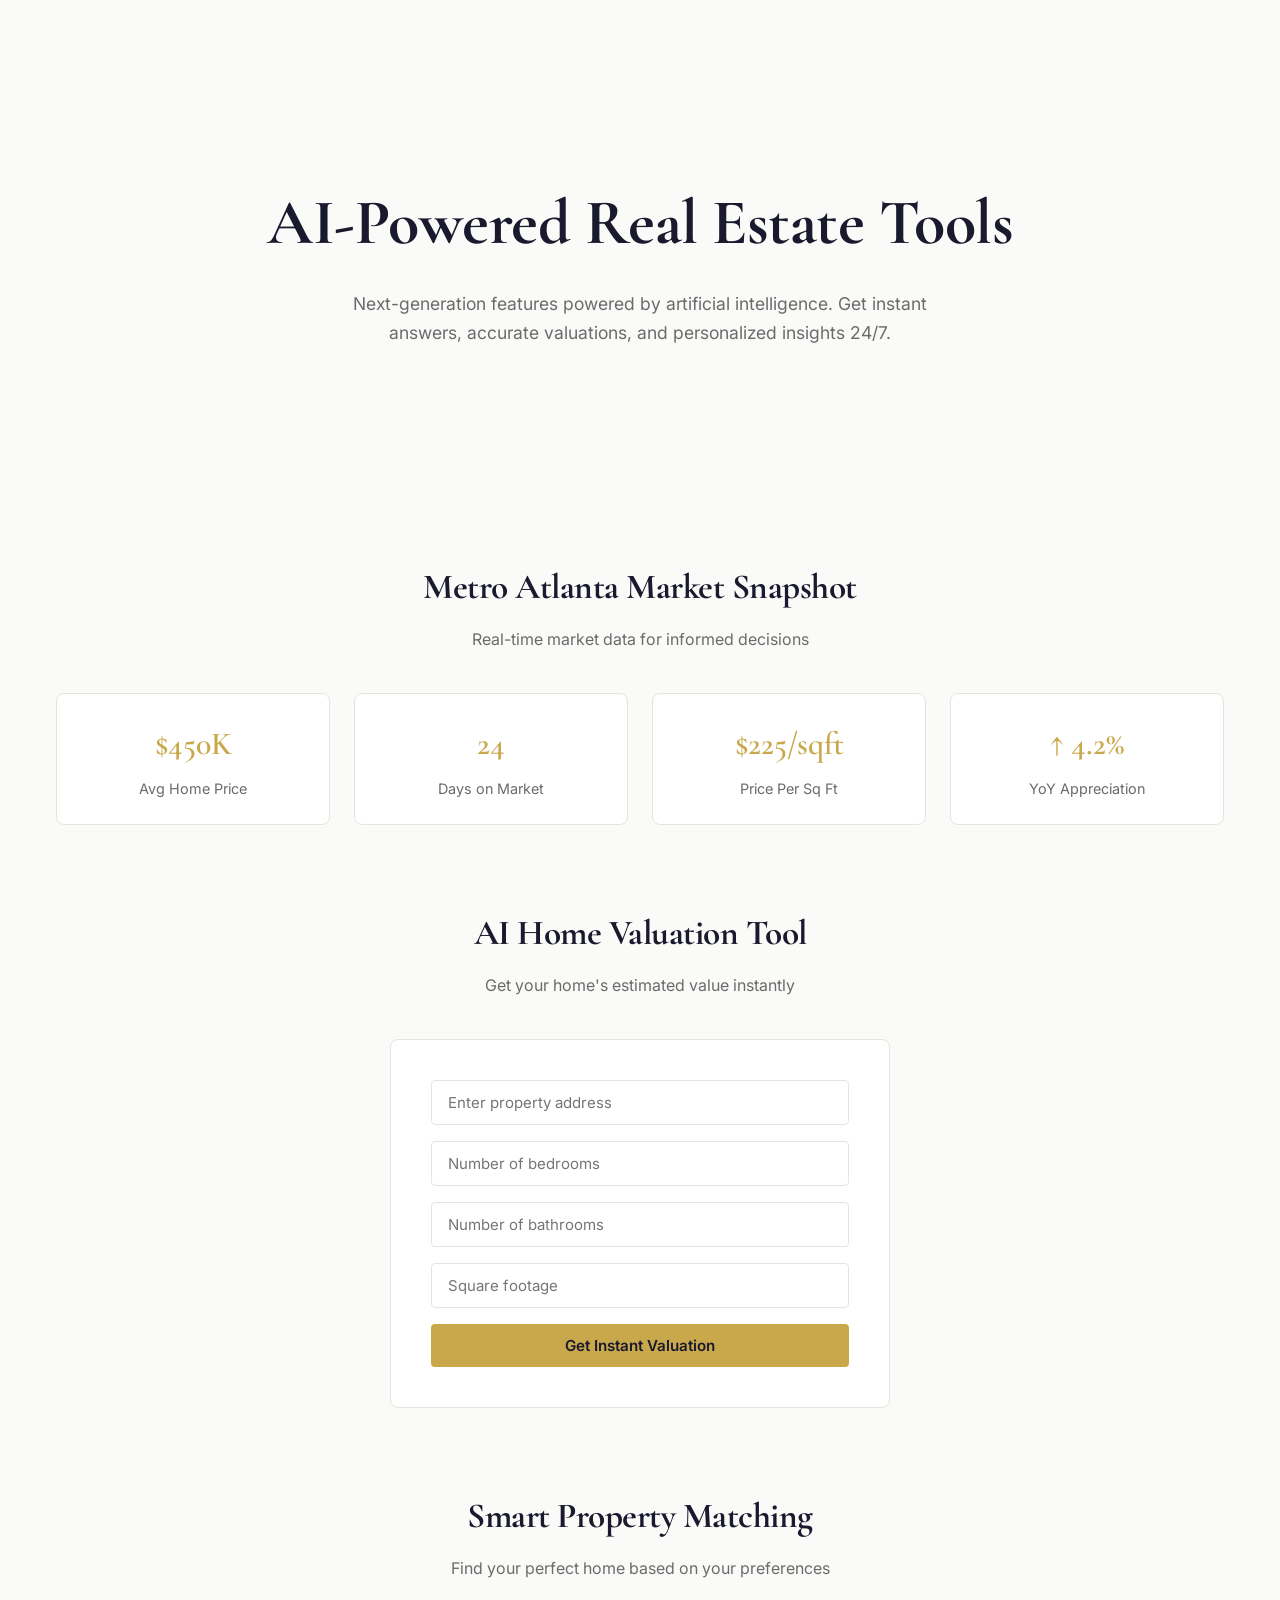
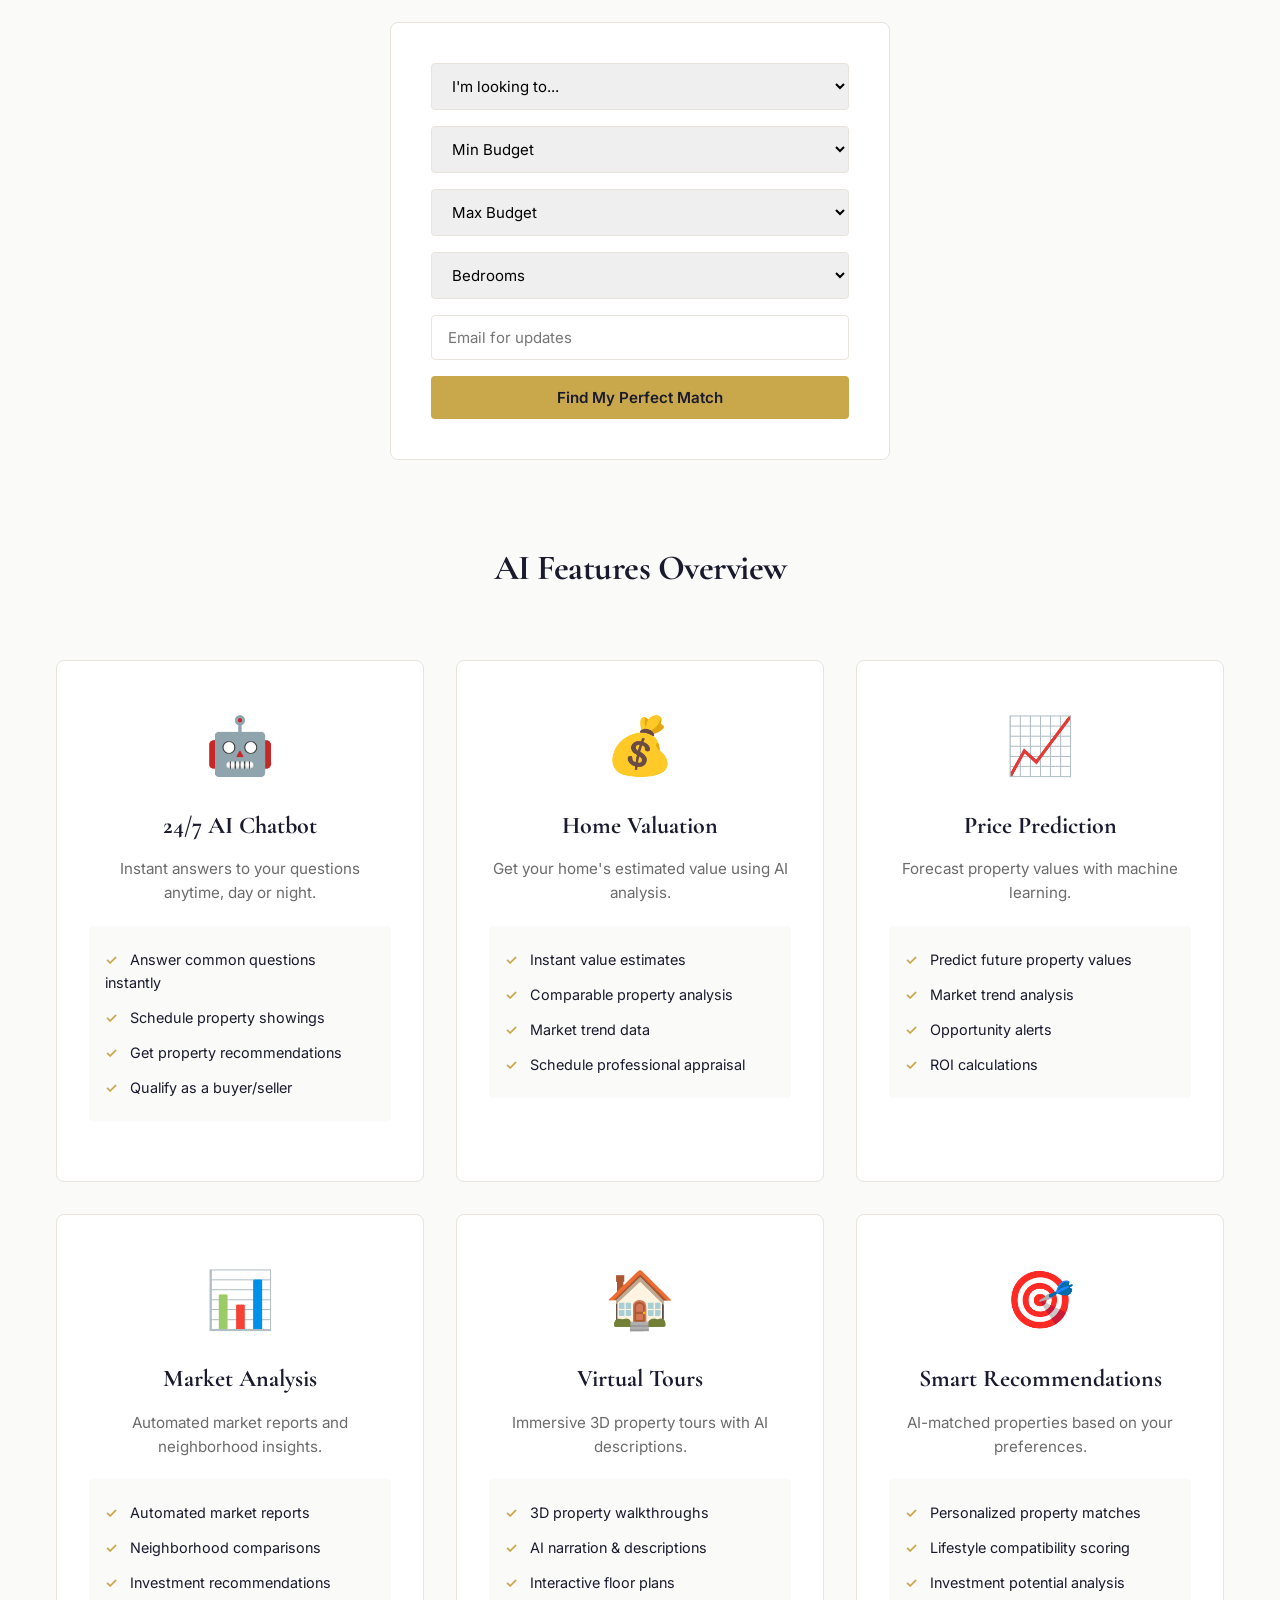
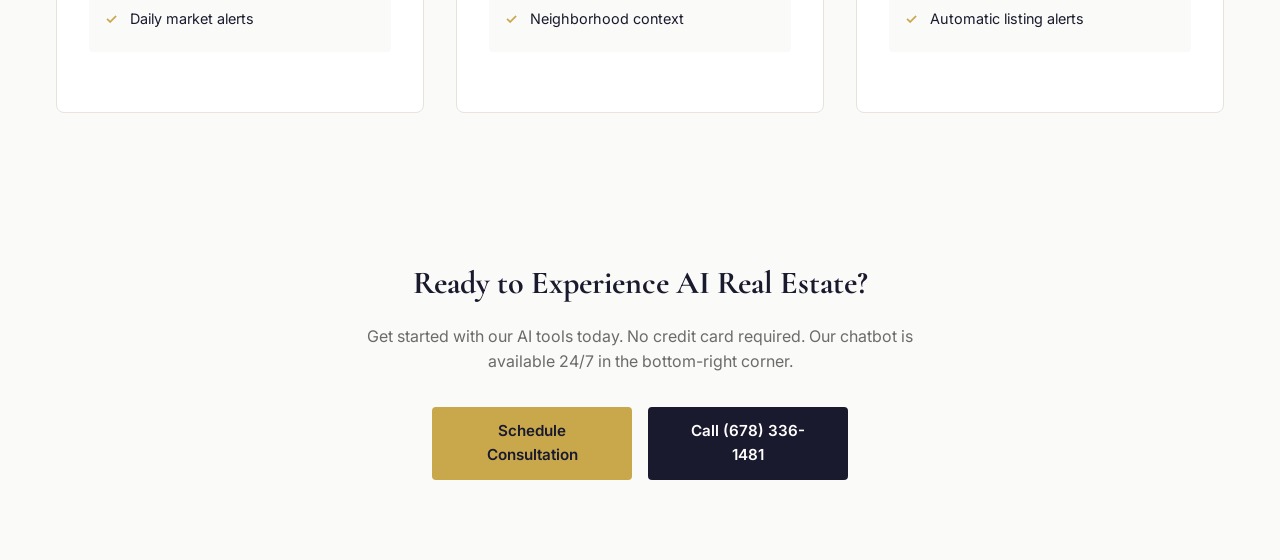
<file: pages/ai-features.html>
<!DOCTYPE html>
<html lang="en">
<head>
  <meta charset="UTF-8">
  <meta name="viewport" content="width=device-width, initial-scale=1.0">
  <meta name="description" content="AI-powered real estate tools - Home valuation, market analysis, and 24/7 chatbot assistance.">
  <title>AI Features | Latisha Blake Real Estate</title>
  <link rel="preconnect" href="https://fonts.googleapis.com">
  <link rel="preconnect" href="https://fonts.gstatic.com" crossorigin>
  <link href="https://fonts.googleapis.com/css2?family=Cormorant+Garamond:ital,wght@0,400;0,600;1,400&family=Inter:wght@400;500;600&family=Playfair+Display:ital@1&display=swap" rel="stylesheet">
  <style>
    :root {
      --color-bg: #FAFAF8;
      --color-primary: #1A1A2E;
      --color-gold: #C9A84C;
      --color-white: #FFFFFF;
      --color-border: #E8E4DC;
      --font-heading: 'Cormorant Garamond', Georgia, serif;
      --font-body: 'Inter', system-ui, sans-serif;
    }

    * {
      margin: 0;
      padding: 0;
      box-sizing: border-box;
    }

    body {
      font-family: var(--font-body);
      color: var(--color-primary);
      background-color: var(--color-bg);
      line-height: 1.6;
    }

    .container {
      max-width: 1200px;
      margin: 0 auto;
      padding: 0 16px;
    }

    .hero {
      padding: 100px 0;
      text-align: center;
      margin-top: 72px;
    }

    .hero h1 {
      font-family: var(--font-heading);
      font-size: clamp(2.5rem, 5vw, 4rem);
      margin-bottom: 16px;
      letter-spacing: -0.5px;
    }

    .hero p {
      font-size: 1.1rem;
      color: #6B6B6B;
      margin-bottom: 32px;
      max-width: 600px;
      margin-left: auto;
      margin-right: auto;
    }

    .features-grid {
      display: grid;
      grid-template-columns: repeat(auto-fit, minmax(320px, 1fr));
      gap: 32px;
      margin: 64px 0;
    }

    .feature-card {
      background: white;
      border: 1px solid var(--color-border);
      border-radius: 8px;
      padding: 40px 32px;
      text-align: center;
      transition: all 0.3s ease;
    }

    .feature-card:hover {
      box-shadow: 0 2px 12px rgba(0,0,0,0.06), 0 8px 24px rgba(0,0,0,0.10);
      transform: translateY(-4px);
      border-color: var(--color-gold);
    }

    .feature-icon {
      font-size: 3.5rem;
      margin-bottom: 16px;
    }

    .feature-card h3 {
      font-family: var(--font-heading);
      font-size: 1.5rem;
      margin-bottom: 12px;
      color: var(--color-primary);
    }

    .feature-card p {
      font-size: 0.95rem;
      color: #6B6B6B;
      margin-bottom: 20px;
      line-height: 1.6;
    }

    .feature-list {
      text-align: left;
      background: var(--color-bg);
      padding: 16px;
      border-radius: 4px;
      margin-bottom: 20px;
      font-size: 0.9rem;
    }

    .feature-list li {
      list-style: none;
      padding: 6px 0;
    }

    .feature-list li::before {
      content: "✓ ";
      color: var(--color-gold);
      font-weight: 600;
      margin-right: 8px;
    }

    .cta-btn {
      background: var(--color-gold);
      color: var(--color-primary);
      border: none;
      padding: 12px 28px;
      border-radius: 4px;
      font-family: var(--font-body);
      font-size: 0.95rem;
      font-weight: 600;
      cursor: pointer;
      transition: all 0.25s ease;
      width: 100%;
    }

    .cta-btn:hover {
      box-shadow: 0 6px 20px rgba(201, 168, 76, 0.4);
      transform: translateY(-2px);
    }

    .section-header {
      text-align: center;
      margin: 80px 0 40px;
    }

    .section-header h2 {
      font-family: var(--font-heading);
      font-size: 2.2rem;
      margin-bottom: 12px;
      letter-spacing: -0.5px;
    }

    .section-header p {
      font-size: 1rem;
      color: #6B6B6B;
    }

    .form-box {
      background: white;
      border: 1px solid var(--color-border);
      border-radius: 8px;
      padding: 40px;
      max-width: 500px;
      margin: 0 auto;
    }

    .form-box input,
    .form-box select {
      width: 100%;
      padding: 12px 16px;
      margin-bottom: 16px;
      border: 1px solid var(--color-border);
      border-radius: 4px;
      font-family: var(--font-body);
      font-size: 15px;
    }

    .form-box input:focus,
    .form-box select:focus {
      outline: none;
      border-color: var(--color-gold);
      box-shadow: 0 0 0 3px rgba(201, 168, 76, 0.1);
    }

    .result-box {
      background: #f9f7f4;
      border: 2px solid var(--color-gold);
      border-radius: 8px;
      padding: 24px;
      margin-top: 20px;
      text-align: center;
      display: none;
    }

    .result-box.show {
      display: block;
    }

    .result-value {
      font-family: var(--font-heading);
      font-size: 2.5rem;
      color: var(--color-gold);
      margin: 16px 0;
    }

    .result-label {
      color: #6B6B6B;
      font-size: 0.9rem;
    }

    .stats-grid {
      display: grid;
      grid-template-columns: repeat(auto-fit, minmax(200px, 1fr));
      gap: 24px;
      margin: 40px 0;
    }

    .stat-card {
      background: white;
      border: 1px solid var(--color-border);
      border-radius: 8px;
      padding: 24px;
      text-align: center;
    }

    .stat-value {
      font-family: var(--font-heading);
      font-size: 2rem;
      color: var(--color-gold);
      font-weight: 600;
    }

    .stat-label {
      font-size: 0.9rem;
      color: #6B6B6B;
      margin-top: 8px;
    }

    @media (max-width: 768px) {
      .hero {
        padding: 60px 0;
        margin-top: 60px;
      }

      .features-grid {
        grid-template-columns: 1fr;
      }

      .form-box {
        padding: 24px;
      }
    }
  </style>
</head>
<body>

  <!-- HERO -->
  <section class="hero">
    <div class="container">
      <h1>AI-Powered Real Estate Tools</h1>
      <p>Next-generation features powered by artificial intelligence. Get instant answers, accurate valuations, and personalized insights 24/7.</p>
    </div>
  </section>

  <!-- MARKET STATS -->
  <section class="container">
    <div class="section-header">
      <h2>Metro Atlanta Market Snapshot</h2>
      <p>Real-time market data for informed decisions</p>
    </div>

    <div class="stats-grid">
      <div class="stat-card">
        <div class="stat-value">$450K</div>
        <div class="stat-label">Avg Home Price</div>
      </div>
      <div class="stat-card">
        <div class="stat-value">24</div>
        <div class="stat-label">Days on Market</div>
      </div>
      <div class="stat-card">
        <div class="stat-value">$225/sqft</div>
        <div class="stat-label">Price Per Sq Ft</div>
      </div>
      <div class="stat-card">
        <div class="stat-value">↑ 4.2%</div>
        <div class="stat-label">YoY Appreciation</div>
      </div>
    </div>
  </section>

  <!-- AI HOME VALUATION -->
  <section class="container">
    <div class="section-header">
      <h2>AI Home Valuation Tool</h2>
      <p>Get your home's estimated value instantly</p>
    </div>

    <div class="form-box">
      <form id="valuation-form">
        <input type="text" id="property-address" placeholder="Enter property address" required>
        <input type="number" id="property-beds" placeholder="Number of bedrooms" required>
        <input type="number" id="property-baths" placeholder="Number of bathrooms" required>
        <input type="number" id="property-sqft" placeholder="Square footage" required>
        <button type="submit" class="cta-btn">Get Instant Valuation</button>
      </form>

      <div id="valuation-result" class="result-box">
        <div class="result-label">Estimated Home Value</div>
        <div class="result-value" id="valuation-value">$0</div>
        <div class="result-label" id="valuation-note">Based on comparable properties in your area</div>
        <button class="cta-btn" style="margin-top: 16px; background: var(--color-primary); color: white;" onclick="document.getElementById('valuation-form').reset(); document.getElementById('valuation-result').classList.remove('show');">Get Another Valuation</button>
      </div>
    </div>
  </section>

  <!-- PROPERTY MATCHING -->
  <section class="container">
    <div class="section-header">
      <h2>Smart Property Matching</h2>
      <p>Find your perfect home based on your preferences</p>
    </div>

    <div class="form-box">
      <form id="matching-form">
        <select id="buyer-type" required>
          <option value="">I'm looking to...</option>
          <option value="buy">Buy a Home</option>
          <option value="sell">Sell My Home</option>
          <option value="invest">Invest in Property</option>
        </select>

        <select id="min-price" required>
          <option value="">Min Budget</option>
          <option value="100000">$100K</option>
          <option value="200000">$200K</option>
          <option value="300000">$300K</option>
          <option value="400000">$400K</option>
          <option value="500000">$500K+</option>
        </select>

        <select id="max-price" required>
          <option value="">Max Budget</option>
          <option value="250000">$250K</option>
          <option value="350000">$350K</option>
          <option value="500000">$500K</option>
          <option value="750000">$750K</option>
          <option value="1000000">$1M+</option>
        </select>

        <select id="bedrooms" required>
          <option value="">Bedrooms</option>
          <option value="1">1+</option>
          <option value="2">2+</option>
          <option value="3">3+</option>
          <option value="4">4+</option>
          <option value="5">5+</option>
        </select>

        <input type="email" id="email" placeholder="Email for updates" required>
        <button type="submit" class="cta-btn">Find My Perfect Match</button>
      </form>

      <div id="matching-result" class="result-box">
        <div class="result-label">✓ Preferences Saved!</div>
        <div class="result-value">You're Matched</div>
        <p style="color: #6B6B6B; margin: 16px 0;">We'll send you personalized property recommendations daily based on your preferences. Check your email!</p>
        <button class="cta-btn" style="margin-top: 16px; background: var(--color-primary); color: white;" onclick="document.getElementById('matching-form').reset(); document.getElementById('matching-result').classList.remove('show');">New Search</button>
      </div>
    </div>
  </section>

  <!-- AI FEATURES SHOWCASE -->
  <section class="container">
    <div class="section-header">
      <h2>AI Features Overview</h2>
    </div>

    <div class="features-grid">
      <div class="feature-card">
        <div class="feature-icon">🤖</div>
        <h3>24/7 AI Chatbot</h3>
        <p>Instant answers to your questions anytime, day or night.</p>
        <ul class="feature-list">
          <li>Answer common questions instantly</li>
          <li>Schedule property showings</li>
          <li>Get property recommendations</li>
          <li>Qualify as a buyer/seller</li>
        </ul>
      </div>

      <div class="feature-card">
        <div class="feature-icon">💰</div>
        <h3>Home Valuation</h3>
        <p>Get your home's estimated value using AI analysis.</p>
        <ul class="feature-list">
          <li>Instant value estimates</li>
          <li>Comparable property analysis</li>
          <li>Market trend data</li>
          <li>Schedule professional appraisal</li>
        </ul>
      </div>

      <div class="feature-card">
        <div class="feature-icon">📈</div>
        <h3>Price Prediction</h3>
        <p>Forecast property values with machine learning.</p>
        <ul class="feature-list">
          <li>Predict future property values</li>
          <li>Market trend analysis</li>
          <li>Opportunity alerts</li>
          <li>ROI calculations</li>
        </ul>
      </div>

      <div class="feature-card">
        <div class="feature-icon">📊</div>
        <h3>Market Analysis</h3>
        <p>Automated market reports and neighborhood insights.</p>
        <ul class="feature-list">
          <li>Automated market reports</li>
          <li>Neighborhood comparisons</li>
          <li>Investment recommendations</li>
          <li>Daily market alerts</li>
        </ul>
      </div>

      <div class="feature-card">
        <div class="feature-icon">🏠</div>
        <h3>Virtual Tours</h3>
        <p>Immersive 3D property tours with AI descriptions.</p>
        <ul class="feature-list">
          <li>3D property walkthroughs</li>
          <li>AI narration & descriptions</li>
          <li>Interactive floor plans</li>
          <li>Neighborhood context</li>
        </ul>
      </div>

      <div class="feature-card">
        <div class="feature-icon">🎯</div>
        <h3>Smart Recommendations</h3>
        <p>AI-matched properties based on your preferences.</p>
        <ul class="feature-list">
          <li>Personalized property matches</li>
          <li>Lifestyle compatibility scoring</li>
          <li>Investment potential analysis</li>
          <li>Automatic listing alerts</li>
        </ul>
      </div>
    </div>
  </section>

  <!-- CTA SECTION -->
  <section style="padding: 80px 0; text-align: center;">
    <div class="container">
      <h2 style="font-family: var(--font-heading); font-size: 2rem; margin-bottom: 16px;">Ready to Experience AI Real Estate?</h2>
      <p style="color: #6B6B6B; font-size: 1rem; margin-bottom: 32px; max-width: 600px; margin-left: auto; margin-right: auto;">
        Get started with our AI tools today. No credit card required. Our chatbot is available 24/7 in the bottom-right corner.
      </p>
      <div style="display: flex; gap: 16px; justify-content: center; flex-wrap: wrap;">
        <a href="../index.html#contact" class="cta-btn" style="max-width: 200px; display: inline-block; text-decoration: none; text-align: center;">Schedule Consultation</a>
        <a href="tel:6783361481" class="cta-btn" style="max-width: 200px; display: inline-block; text-decoration: none; text-align: center; background: var(--color-primary); color: white;">Call (678) 336-1481</a>
      </div>
    </div>
  </section>

  <!-- JavaScript for AI Features -->
  <script>
    // HOME VALUATION CALCULATOR
    document.getElementById('valuation-form').addEventListener('submit', function(e) {
      e.preventDefault();

      const address = document.getElementById('property-address').value;
      const beds = parseInt(document.getElementById('property-beds').value);
      const baths = parseInt(document.getElementById('property-baths').value);
      const sqft = parseInt(document.getElementById('property-sqft').value);

      // Simple valuation algorithm
      const basePrice = sqft * 150;
      const bedAdjustment = beds * 50000;
      const bathAdjustment = baths * 25000;
      const estimatedValue = basePrice + bedAdjustment + bathAdjustment;

      // Format currency
      const formattedValue = new Intl.NumberFormat('en-US', {
        style: 'currency',
        currency: 'USD',
        minimumFractionDigits: 0
      }).format(estimatedValue);

      // Display result
      document.getElementById('valuation-value').textContent = formattedValue;
      document.getElementById('valuation-note').textContent = `Estimated value for ${address} • ${beds}br ${baths}ba • ${sqft.toLocaleString()}sqft`;
      document.getElementById('valuation-result').classList.add('show');
    });

    // PROPERTY MATCHING
    document.getElementById('matching-form').addEventListener('submit', function(e) {
      e.preventDefault();

      const email = document.getElementById('email').value;
      const buyerType = document.getElementById('buyer-type').value;

      // Show success message
      document.getElementById('matching-result').classList.add('show');

      // Log to console (in production: send to backend)
      console.log('Property Matching Data Saved', {
        email,
        buyerType,
        minBudget: document.getElementById('min-price').value,
        maxBudget: document.getElementById('max-price').value,
        bedrooms: document.getElementById('bedrooms').value,
        timestamp: new Date().toISOString()
      });
    });
  </script>

  <!-- Drift AI Chatbot (Free Tier) -->
  <script>
    "use strict";
    !function() {
      var t = window.driftt = window.drift = window.drift || [], e = !1;
      if (!t.invoked) {
        t.invoked = !0, t.methods = [ "identify", "config", "track", "reset", "show", "hide", "off", "on" ], t.factory = function(e) {
          return function() {
            var n = Array.prototype.slice.call(arguments);
            return n.unshift(e), t.push(n), t;
          };
        }, t.methods.forEach(function(e) {
          t[e] = t.factory(e);
        }), t.load = function(t) {
          var n = !1, r = document.createEvent("CustomEvent");
          function o() {
            n || (Object.defineProperty(r, "detail", {
              value: {
                disabled: !0
              }
            }), window.dispatchEvent(r));
          }
          function a() {
            t(window.driftt);
          }
          r.initCustomEvent("driftt:load", !0, !0, null), setTimeout(function() {
            o();
          }, 3e3), window.addEventListener("load", function() {
            n = !0, o(), setTimeout(a, 1);
          });
        };
      }
    }();
    drift.SNIPPET_VERSION = '0.3.1';
    drift.load('YOUR_DRIFT_ID_HERE');
  </script>

</body>
</html>
</file>
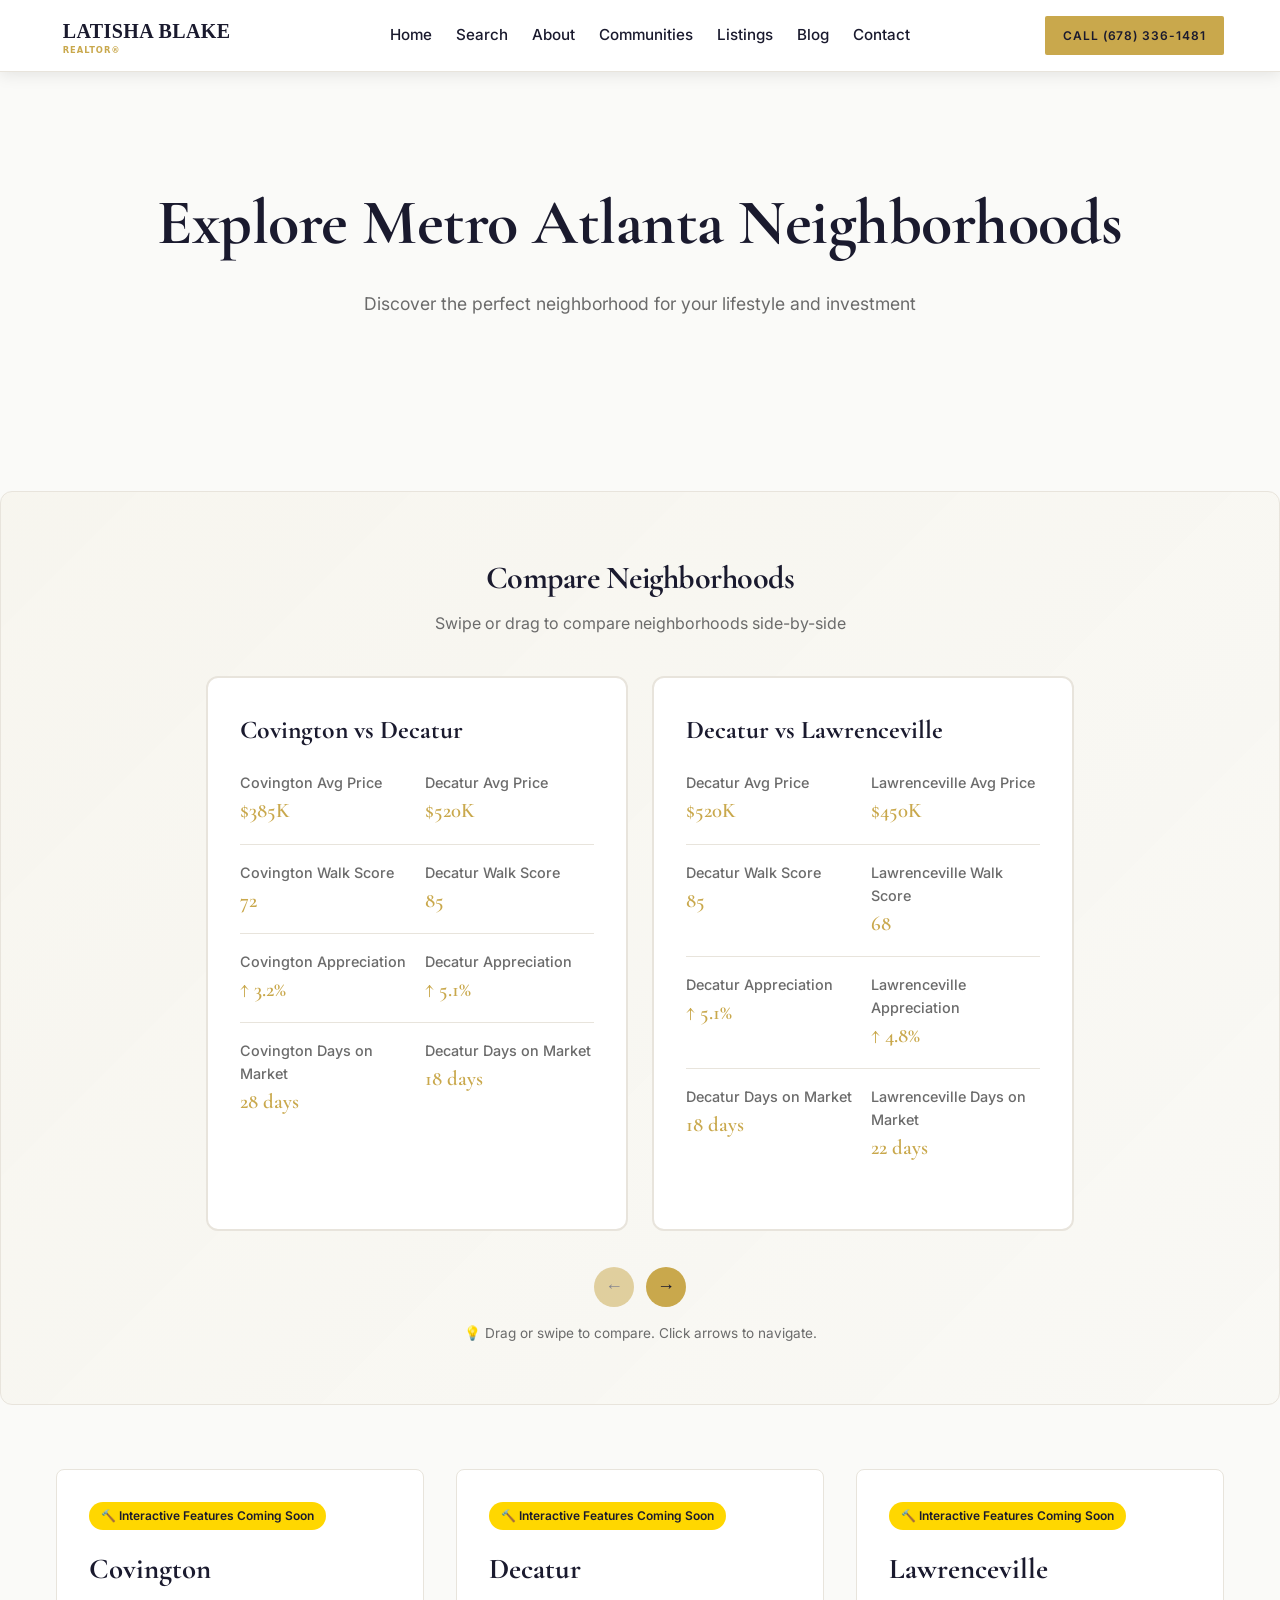
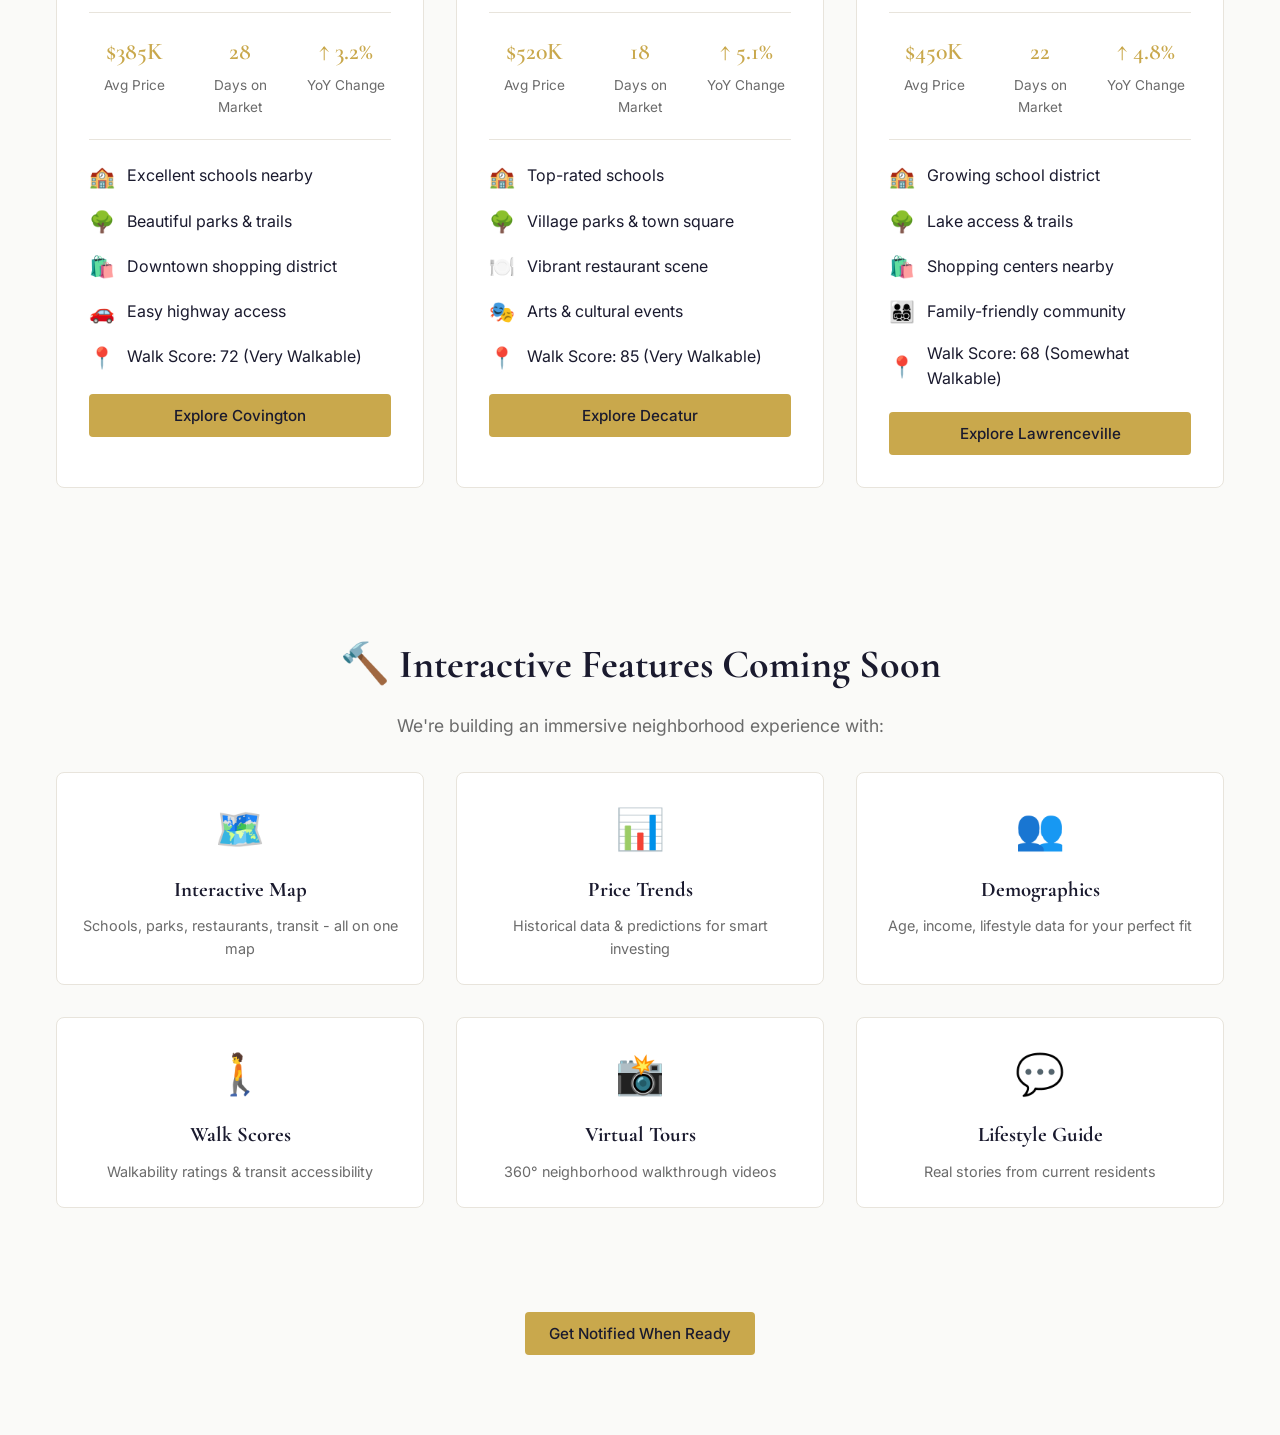
<file: pages/neighborhoods.html>
<!DOCTYPE html>
<html lang="en">
<head>
  <meta charset="UTF-8">
  <meta name="viewport" content="width=device-width, initial-scale=1.0">
  <meta name="description" content="Explore Covington, Atlanta & metro Georgia neighborhoods with Latisha Blake - Schools, amenities, price trends, and lifestyle guides.">
  <meta name="keywords" content="Covington neighborhoods, Atlanta neighborhoods, real estate, schools, amenities">
  <title>Neighborhood Explorer | Latisha Blake Real Estate</title>
  <link rel="preconnect" href="https://fonts.googleapis.com">
  <link rel="preconnect" href="https://fonts.gstatic.com" crossorigin>
  <link rel="icon" href="../assets/images/logo/logo.svg" type="image/svg+xml">
  <link href="https://fonts.googleapis.com/css2?family=Cormorant+Garamond:ital,wght@0,400;0,600;1,400&family=Inter:wght@400;500;600&family=Playfair+Display:ital@1&display=swap" rel="stylesheet">
  <style>
    :root {
      --color-bg: #FAFAF8;
      --color-primary: #1A1A2E;
      --color-gold: #C9A84C;
      --color-white: #FFFFFF;
      --color-border: #E8E4DC;
      --font-heading: 'Cormorant Garamond', Georgia, serif;
      --font-body: 'Inter', system-ui, sans-serif;
      --space-md: 32px;
      --space-lg: 64px;
    }

    * {
      margin: 0;
      padding: 0;
      box-sizing: border-box;
    }

    body {
      font-family: var(--font-body);
      color: var(--color-primary);
      background-color: var(--color-bg);
      line-height: 1.6;
    }

    .container {
      max-width: 1200px;
      margin: 0 auto;
      padding: 0 16px;
    }

    .site-header {
      position: fixed;
      top: 0;
      left: 0;
      right: 0;
      height: 72px;
      z-index: 1000;
      background: var(--color-white);
      border-bottom: 1px solid var(--color-border);
      box-shadow: 0 2px 16px rgba(0,0,0,0.10);
    }

    .header-container {
      max-width: 1200px;
      height: 100%;
      margin: 0 auto;
      padding: 0 16px;
      display: flex;
      align-items: center;
      justify-content: space-between;
      gap: 24px;
    }

    .logo {
      width: auto;
      height: 50px;
      display: block;
    }

    .header-nav {
      display: flex;
      align-items: center;
      justify-content: center;
      gap: 24px;
      flex: 1;
    }

    .nav-link {
      color: var(--color-primary);
      font-weight: 500;
      font-size: 0.95rem;
      text-decoration: none;
      transition: color 0.25s ease;
    }

    .nav-link:hover {
      color: var(--color-gold);
    }

    .header-cta {
      background: var(--color-gold);
      color: var(--color-primary);
      padding: 10px 18px;
      border-radius: 2px;
      font-size: 0.75rem;
      font-weight: 600;
      letter-spacing: 0.08em;
      text-transform: uppercase;
      text-decoration: none;
      white-space: nowrap;
    }

    .nav-burger {
      display: none;
      flex-direction: column;
      gap: 4px;
      padding: 8px;
      background: transparent;
      border: 0;
      cursor: pointer;
    }

    .nav-burger span {
      width: 24px;
      height: 2px;
      background: var(--color-primary);
      border-radius: 1px;
    }

    .nav-overlay {
      display: none;
      position: fixed;
      top: 72px;
      left: 0;
      right: 0;
      bottom: 0;
      z-index: 999;
      background: var(--color-primary);
      flex-direction: column;
      align-items: center;
      justify-content: center;
      gap: 24px;
      padding: 48px 24px;
    }

    .nav-overlay.open {
      display: flex;
    }

    .nav-close {
      position: absolute;
      top: 24px;
      right: 24px;
      background: transparent;
      border: 0;
      color: var(--color-white);
      font-size: 2rem;
      cursor: pointer;
    }

    .nav-overlay-link {
      color: var(--color-white);
      font-family: var(--font-heading);
      font-size: 1.5rem;
      font-weight: 600;
      text-decoration: none;
    }

    .nav-overlay-link:hover {
      color: var(--color-gold);
    }

    /* HERO */
    .hero {
      padding: 100px 0;
      text-align: center;
      margin-top: 72px;
    }

    .hero h1 {
      font-family: var(--font-heading);
      font-size: clamp(2.5rem, 5vw, 4rem);
      margin-bottom: 16px;
      letter-spacing: -0.5px;
    }

    .hero p {
      font-size: 1.1rem;
      color: #6B6B6B;
      margin-bottom: 32px;
    }

    /* NEIGHBORHOOD GRID */
    .neighborhoods-grid {
      display: grid;
      grid-template-columns: repeat(auto-fit, minmax(350px, 1fr));
      gap: 32px;
      margin: 64px 0;
    }

    .neighborhood-card {
      background: white;
      border: 1px solid var(--color-border);
      border-radius: 8px;
      padding: 32px;
      transition: all 0.3s ease;
      cursor: pointer;
    }

    .neighborhood-card:hover {
      box-shadow: 0 2px 12px rgba(0,0,0,0.06), 0 8px 24px rgba(0,0,0,0.10);
      transform: translateY(-4px);
      border-color: var(--color-gold);
    }

    .neighborhood-card h3 {
      font-family: var(--font-heading);
      font-size: 1.8rem;
      margin-bottom: 16px;
      color: var(--color-primary);
    }

    .stats {
      display: flex;
      gap: 16px;
      margin: 20px 0;
      padding: 20px 0;
      border-top: 1px solid var(--color-border);
      border-bottom: 1px solid var(--color-border);
    }

    .stat {
      flex: 1;
      text-align: center;
    }

    .stat-value {
      font-family: var(--font-heading);
      font-size: 1.5rem;
      color: var(--color-gold);
      font-weight: 600;
    }

    .stat-label {
      font-size: 0.85rem;
      color: #6B6B6B;
      margin-top: 4px;
    }

    .features {
      display: flex;
      flex-direction: column;
      gap: 12px;
      margin-top: 20px;
    }

    .feature-item {
      display: flex;
      align-items: center;
      gap: 12px;
    }

    .feature-icon {
      font-size: 1.3rem;
    }

    .feature-text {
      flex: 1;
    }

    .cta-btn {
      background: var(--color-gold);
      color: var(--color-primary);
      border: none;
      padding: 12px 24px;
      border-radius: 4px;
      font-family: var(--font-body);
      font-size: 0.95rem;
      font-weight: 500;
      cursor: pointer;
      margin-top: 20px;
      transition: all 0.25s ease;
      width: 100%;
    }

    .cta-btn:hover {
      box-shadow: 0 6px 20px rgba(201, 168, 76, 0.4);
      transform: translateY(-2px);
    }

    /* COMING SOON BADGE */
    .coming-soon {
      display: inline-block;
      background: #FFD700;
      color: var(--color-primary);
      padding: 4px 12px;
      border-radius: 20px;
      font-size: 0.75rem;
      font-weight: 600;
      margin-bottom: 16px;
    }

    .map-placeholder {
      background: linear-gradient(135deg, #f0f0f0 0%, #e0e0e0 100%);
      border-radius: 8px;
      padding: 64px;
      text-align: center;
      margin: 32px 0;
      color: #999;
      font-size: 1rem;
    }

    /* ===== COMPARISON SLIDER ===== */
    .comparison-section {
      background: linear-gradient(135deg, rgba(201, 168, 76, 0.05) 0%, rgba(201, 168, 76, 0.02) 100%);
      padding: 60px 0;
      margin: 40px 0;
      border: 1px solid var(--color-border);
      border-radius: 12px;
      overflow: hidden;
    }

    .comparison-header {
      text-align: center;
      margin-bottom: 40px;
      padding: 0 16px;
    }

    .comparison-header h2 {
      font-family: var(--font-heading);
      font-size: 2rem;
      margin-bottom: 8px;
      letter-spacing: -0.5px;
    }

    .comparison-header p {
      color: #6B6B6B;
      font-size: 1rem;
    }

    .comparison-slider-container {
      position: relative;
      max-width: 900px;
      margin: 0 auto;
      padding: 0 16px;
      overflow: hidden;
      border-radius: 8px;
    }

    .comparison-slider {
      display: flex;
      gap: 24px;
      overflow-x: auto;
      scroll-behavior: smooth;
      padding-bottom: 12px;
      cursor: grab;
      user-select: none;
    }

    .comparison-slider:active {
      cursor: grabbing;
    }

    .comparison-slider::-webkit-scrollbar {
      height: 6px;
    }

    .comparison-slider::-webkit-scrollbar-track {
      background: var(--color-border);
      border-radius: 3px;
    }

    .comparison-slider::-webkit-scrollbar-thumb {
      background: var(--color-gold);
      border-radius: 3px;
    }

    .comparison-card {
      flex: 0 0 calc(50% - 12px);
      background: white;
      border: 2px solid var(--color-border);
      border-radius: 12px;
      padding: 32px;
      transition: all 0.3s ease;
      min-width: 0;
    }

    .comparison-card:hover {
      border-color: var(--color-gold);
      box-shadow: 0 8px 32px rgba(201, 168, 76, 0.2);
      transform: translateY(-4px);
    }

    .comparison-card h3 {
      font-family: var(--font-heading);
      font-size: 1.6rem;
      margin-bottom: 20px;
      color: var(--color-primary);
    }

    .comparison-row {
      display: grid;
      grid-template-columns: 1fr 1fr;
      gap: 16px;
      margin-bottom: 16px;
      padding-bottom: 16px;
      border-bottom: 1px solid var(--color-border);
    }

    .comparison-row:last-child {
      border-bottom: none;
    }

    .comparison-label {
      font-size: 0.9rem;
      color: #6B6B6B;
      font-weight: 500;
    }

    .comparison-value {
      font-family: var(--font-heading);
      font-size: 1.3rem;
      color: var(--color-gold);
      font-weight: 600;
    }

    .comparison-slider-nav {
      display: flex;
      justify-content: center;
      gap: 12px;
      margin-top: 24px;
      padding: 0 16px;
    }

    .comparison-nav-btn {
      background: var(--color-gold);
      color: var(--color-primary);
      border: none;
      width: 40px;
      height: 40px;
      border-radius: 50%;
      cursor: pointer;
      font-size: 18px;
      transition: all 0.25s ease;
      display: flex;
      align-items: center;
      justify-content: center;
      font-weight: 600;
    }

    .comparison-nav-btn:hover {
      transform: scale(1.1);
      box-shadow: 0 4px 12px rgba(201, 168, 76, 0.4);
    }

    .comparison-nav-btn:disabled {
      opacity: 0.5;
      cursor: not-allowed;
    }

    .comparison-instruction {
      text-align: center;
      font-size: 0.85rem;
      color: #6B6B6B;
      margin-top: 16px;
    }

    @media (max-width: 768px) {
      .site-header {
        height: 60px;
      }

      .logo {
        height: 42px;
      }

      .header-nav,
      .header-cta {
        display: none;
      }

      .nav-burger {
        display: flex;
      }

      .nav-overlay {
        top: 60px;
      }

      .hero {
        padding: 60px 0;
        margin-top: 60px;
      }

      .neighborhoods-grid {
        grid-template-columns: 1fr;
      }

      .comparison-card {
        flex: 0 0 100%;
      }

      .comparison-header h2 {
        font-size: 1.5rem;
      }
    }

    @media (max-width: 480px) {
      .comparison-section {
        padding: 40px 0;
        margin: 20px 0;
      }

      .comparison-header {
        margin-bottom: 24px;
        padding: 0 12px;
      }

      .comparison-header h2 {
        font-size: 1.3rem;
      }

      .comparison-card {
        padding: 20px;
        flex: 0 0 100%;
      }

      .comparison-row {
        grid-template-columns: 1fr;
        gap: 8px;
      }

      .comparison-value {
        font-size: 1.1rem;
      }
    }
  </style>
</head>
<body>

  <header class="site-header">
    <div class="header-container">
      <a href="../index.html#hero" aria-label="Latisha Blake home">
        <img src="../assets/images/logo/logo.svg" alt="Latisha Blake REALTOR®" class="logo">
      </a>
      <nav class="header-nav" aria-label="Main navigation">
        <a href="../index.html#hero" class="nav-link">Home</a>
        <a href="../index.html#search" class="nav-link">Search</a>
        <a href="../index.html#about" class="nav-link">About</a>
        <a href="../index.html#communities" class="nav-link">Communities</a>
        <a href="../index.html#listings" class="nav-link">Listings</a>
        <a href="../index.html#blog" class="nav-link">Blog</a>
        <a href="../index.html#contact" class="nav-link">Contact</a>
      </nav>
      <a href="tel:6783361481" class="header-cta">Call (678) 336-1481</a>
      <button class="nav-burger" type="button" aria-label="Open menu" aria-controls="nav-overlay" aria-expanded="false">
        <span></span>
        <span></span>
        <span></span>
      </button>
    </div>
  </header>

  <nav class="nav-overlay" id="nav-overlay" aria-label="Mobile navigation" aria-hidden="true">
    <button class="nav-close" type="button" aria-label="Close menu">×</button>
    <a href="../index.html#hero" class="nav-overlay-link">Home</a>
    <a href="../index.html#search" class="nav-overlay-link">Search</a>
    <a href="../index.html#about" class="nav-overlay-link">About</a>
    <a href="../index.html#communities" class="nav-overlay-link">Communities</a>
    <a href="../index.html#listings" class="nav-overlay-link">Listings</a>
    <a href="../index.html#blog" class="nav-overlay-link">Blog</a>
    <a href="../index.html#contact" class="nav-overlay-link">Contact</a>
    <a href="tel:6783361481" class="header-cta">Call (678) 336-1481</a>
  </nav>

  <!-- HERO -->
  <section class="hero">
    <div class="container">
      <h1>Explore Metro Atlanta Neighborhoods</h1>
      <p>Discover the perfect neighborhood for your lifestyle and investment</p>
    </div>
  </section>

  <!-- COMPARISON SLIDER -->
  <section class="comparison-section">
    <div class="container">
      <div class="comparison-header">
        <h2>Compare Neighborhoods</h2>
        <p>Swipe or drag to compare neighborhoods side-by-side</p>
      </div>

      <div class="comparison-slider-container">
        <div class="comparison-slider" id="comparisonSlider">
          <!-- Covington vs Decatur -->
          <div class="comparison-card">
            <h3>Covington vs Decatur</h3>
            <div class="comparison-row">
              <div>
                <div class="comparison-label">Covington Avg Price</div>
                <div class="comparison-value">$385K</div>
              </div>
              <div>
                <div class="comparison-label">Decatur Avg Price</div>
                <div class="comparison-value">$520K</div>
              </div>
            </div>
            <div class="comparison-row">
              <div>
                <div class="comparison-label">Covington Walk Score</div>
                <div class="comparison-value">72</div>
              </div>
              <div>
                <div class="comparison-label">Decatur Walk Score</div>
                <div class="comparison-value">85</div>
              </div>
            </div>
            <div class="comparison-row">
              <div>
                <div class="comparison-label">Covington Appreciation</div>
                <div class="comparison-value">↑ 3.2%</div>
              </div>
              <div>
                <div class="comparison-label">Decatur Appreciation</div>
                <div class="comparison-value">↑ 5.1%</div>
              </div>
            </div>
            <div class="comparison-row">
              <div>
                <div class="comparison-label">Covington Days on Market</div>
                <div class="comparison-value">28 days</div>
              </div>
              <div>
                <div class="comparison-label">Decatur Days on Market</div>
                <div class="comparison-value">18 days</div>
              </div>
            </div>
          </div>

          <!-- Decatur vs Lawrenceville -->
          <div class="comparison-card">
            <h3>Decatur vs Lawrenceville</h3>
            <div class="comparison-row">
              <div>
                <div class="comparison-label">Decatur Avg Price</div>
                <div class="comparison-value">$520K</div>
              </div>
              <div>
                <div class="comparison-label">Lawrenceville Avg Price</div>
                <div class="comparison-value">$450K</div>
              </div>
            </div>
            <div class="comparison-row">
              <div>
                <div class="comparison-label">Decatur Walk Score</div>
                <div class="comparison-value">85</div>
              </div>
              <div>
                <div class="comparison-label">Lawrenceville Walk Score</div>
                <div class="comparison-value">68</div>
              </div>
            </div>
            <div class="comparison-row">
              <div>
                <div class="comparison-label">Decatur Appreciation</div>
                <div class="comparison-value">↑ 5.1%</div>
              </div>
              <div>
                <div class="comparison-label">Lawrenceville Appreciation</div>
                <div class="comparison-value">↑ 4.8%</div>
              </div>
            </div>
            <div class="comparison-row">
              <div>
                <div class="comparison-label">Decatur Days on Market</div>
                <div class="comparison-value">18 days</div>
              </div>
              <div>
                <div class="comparison-label">Lawrenceville Days on Market</div>
                <div class="comparison-value">22 days</div>
              </div>
            </div>
          </div>

          <!-- Covington vs Lawrenceville -->
          <div class="comparison-card">
            <h3>Covington vs Lawrenceville</h3>
            <div class="comparison-row">
              <div>
                <div class="comparison-label">Covington Avg Price</div>
                <div class="comparison-value">$385K</div>
              </div>
              <div>
                <div class="comparison-label">Lawrenceville Avg Price</div>
                <div class="comparison-value">$450K</div>
              </div>
            </div>
            <div class="comparison-row">
              <div>
                <div class="comparison-label">Covington Walk Score</div>
                <div class="comparison-value">72</div>
              </div>
              <div>
                <div class="comparison-label">Lawrenceville Walk Score</div>
                <div class="comparison-value">68</div>
              </div>
            </div>
            <div class="comparison-row">
              <div>
                <div class="comparison-label">Covington Appreciation</div>
                <div class="comparison-value">↑ 3.2%</div>
              </div>
              <div>
                <div class="comparison-label">Lawrenceville Appreciation</div>
                <div class="comparison-value">↑ 4.8%</div>
              </div>
            </div>
            <div class="comparison-row">
              <div>
                <div class="comparison-label">Covington Days on Market</div>
                <div class="comparison-value">28 days</div>
              </div>
              <div>
                <div class="comparison-label">Lawrenceville Days on Market</div>
                <div class="comparison-value">22 days</div>
              </div>
            </div>
          </div>
        </div>
      </div>

      <div class="comparison-slider-nav">
        <button class="comparison-nav-btn" id="prevBtn" onclick="scrollComparison(-1)">←</button>
        <button class="comparison-nav-btn" id="nextBtn" onclick="scrollComparison(1)">→</button>
      </div>
      <p class="comparison-instruction">💡 Drag or swipe to compare. Click arrows to navigate.</p>
    </div>
  </section>

  <!-- NEIGHBORHOODS -->
  <section class="container">
    <div class="neighborhoods-grid">

      <!-- COVINGTON -->
      <div class="neighborhood-card">
        <span class="coming-soon">🔨 Interactive Features Coming Soon</span>
        <h3>Covington</h3>
        <div class="stats">
          <div class="stat">
            <div class="stat-value">$385K</div>
            <div class="stat-label">Avg Price</div>
          </div>
          <div class="stat">
            <div class="stat-value">28</div>
            <div class="stat-label">Days on Market</div>
          </div>
          <div class="stat">
            <div class="stat-value">↑ 3.2%</div>
            <div class="stat-label">YoY Change</div>
          </div>
        </div>

        <div class="features">
          <div class="feature-item">
            <span class="feature-icon">🏫</span>
            <span class="feature-text">Excellent schools nearby</span>
          </div>
          <div class="feature-item">
            <span class="feature-icon">🌳</span>
            <span class="feature-text">Beautiful parks & trails</span>
          </div>
          <div class="feature-item">
            <span class="feature-icon">🛍️</span>
            <span class="feature-text">Downtown shopping district</span>
          </div>
          <div class="feature-item">
            <span class="feature-icon">🚗</span>
            <span class="feature-text">Easy highway access</span>
          </div>
          <div class="feature-item">
            <span class="feature-icon">📍</span>
            <span class="feature-text">Walk Score: 72 (Very Walkable)</span>
          </div>
        </div>

        <button class="cta-btn">Explore Covington</button>
      </div>

      <!-- DECATUR -->
      <div class="neighborhood-card">
        <span class="coming-soon">🔨 Interactive Features Coming Soon</span>
        <h3>Decatur</h3>
        <div class="stats">
          <div class="stat">
            <div class="stat-value">$520K</div>
            <div class="stat-label">Avg Price</div>
          </div>
          <div class="stat">
            <div class="stat-value">18</div>
            <div class="stat-label">Days on Market</div>
          </div>
          <div class="stat">
            <div class="stat-value">↑ 5.1%</div>
            <div class="stat-label">YoY Change</div>
          </div>
        </div>

        <div class="features">
          <div class="feature-item">
            <span class="feature-icon">🏫</span>
            <span class="feature-text">Top-rated schools</span>
          </div>
          <div class="feature-item">
            <span class="feature-icon">🌳</span>
            <span class="feature-text">Village parks & town square</span>
          </div>
          <div class="feature-item">
            <span class="feature-icon">🍽️</span>
            <span class="feature-text">Vibrant restaurant scene</span>
          </div>
          <div class="feature-item">
            <span class="feature-icon">🎭</span>
            <span class="feature-text">Arts & cultural events</span>
          </div>
          <div class="feature-item">
            <span class="feature-icon">📍</span>
            <span class="feature-text">Walk Score: 85 (Very Walkable)</span>
          </div>
        </div>

        <button class="cta-btn">Explore Decatur</button>
      </div>

      <!-- LAWRENCEVILLE -->
      <div class="neighborhood-card">
        <span class="coming-soon">🔨 Interactive Features Coming Soon</span>
        <h3>Lawrenceville</h3>
        <div class="stats">
          <div class="stat">
            <div class="stat-value">$450K</div>
            <div class="stat-label">Avg Price</div>
          </div>
          <div class="stat">
            <div class="stat-value">22</div>
            <div class="stat-label">Days on Market</div>
          </div>
          <div class="stat">
            <div class="stat-value">↑ 4.8%</div>
            <div class="stat-label">YoY Change</div>
          </div>
        </div>

        <div class="features">
          <div class="feature-item">
            <span class="feature-icon">🏫</span>
            <span class="feature-text">Growing school district</span>
          </div>
          <div class="feature-item">
            <span class="feature-icon">🌳</span>
            <span class="feature-text">Lake access & trails</span>
          </div>
          <div class="feature-item">
            <span class="feature-icon">🛍️</span>
            <span class="feature-text">Shopping centers nearby</span>
          </div>
          <div class="feature-item">
            <span class="feature-icon">👨‍👩‍👧‍👦</span>
            <span class="feature-text">Family-friendly community</span>
          </div>
          <div class="feature-item">
            <span class="feature-icon">📍</span>
            <span class="feature-text">Walk Score: 68 (Somewhat Walkable)</span>
          </div>
        </div>

        <button class="cta-btn">Explore Lawrenceville</button>
      </div>

    </div>
  </section>

  <!-- COMING SOON SECTION -->
  <section style="padding: 80px 0; text-align: center;">
    <div class="container">
      <h2 style="font-family: var(--font-heading); font-size: 2.5rem; margin-bottom: 16px;">🔨 Interactive Features Coming Soon</h2>
      <p style="font-size: 1.1rem; color: #6B6B6B; margin-bottom: 32px;">
        We're building an immersive neighborhood experience with:
      </p>

      <div class="neighborhoods-grid" style="margin-top: 32px;">
        <div style="background: white; border: 1px solid var(--color-border); border-radius: 8px; padding: 24px;">
          <div style="font-size: 2.5rem; margin-bottom: 12px;">🗺️</div>
          <h3 style="font-family: var(--font-heading); font-size: 1.3rem; margin-bottom: 8px;">Interactive Map</h3>
          <p style="color: #6B6B6B; font-size: 0.9rem;">Schools, parks, restaurants, transit - all on one map</p>
        </div>

        <div style="background: white; border: 1px solid var(--color-border); border-radius: 8px; padding: 24px;">
          <div style="font-size: 2.5rem; margin-bottom: 12px;">📊</div>
          <h3 style="font-family: var(--font-heading); font-size: 1.3rem; margin-bottom: 8px;">Price Trends</h3>
          <p style="color: #6B6B6B; font-size: 0.9rem;">Historical data & predictions for smart investing</p>
        </div>

        <div style="background: white; border: 1px solid var(--color-border); border-radius: 8px; padding: 24px;">
          <div style="font-size: 2.5rem; margin-bottom: 12px;">👥</div>
          <h3 style="font-family: var(--font-heading); font-size: 1.3rem; margin-bottom: 8px;">Demographics</h3>
          <p style="color: #6B6B6B; font-size: 0.9rem;">Age, income, lifestyle data for your perfect fit</p>
        </div>

        <div style="background: white; border: 1px solid var(--color-border); border-radius: 8px; padding: 24px;">
          <div style="font-size: 2.5rem; margin-bottom: 12px;">🚶</div>
          <h3 style="font-family: var(--font-heading); font-size: 1.3rem; margin-bottom: 8px;">Walk Scores</h3>
          <p style="color: #6B6B6B; font-size: 0.9rem;">Walkability ratings & transit accessibility</p>
        </div>

        <div style="background: white; border: 1px solid var(--color-border); border-radius: 8px; padding: 24px;">
          <div style="font-size: 2.5rem; margin-bottom: 12px;">📸</div>
          <h3 style="font-family: var(--font-heading); font-size: 1.3rem; margin-bottom: 8px;">Virtual Tours</h3>
          <p style="color: #6B6B6B; font-size: 0.9rem;">360° neighborhood walkthrough videos</p>
        </div>

        <div style="background: white; border: 1px solid var(--color-border); border-radius: 8px; padding: 24px;">
          <div style="font-size: 2.5rem; margin-bottom: 12px;">💬</div>
          <h3 style="font-family: var(--font-heading); font-size: 1.3rem; margin-bottom: 8px;">Lifestyle Guide</h3>
          <p style="color: #6B6B6B; font-size: 0.9rem;">Real stories from current residents</p>
        </div>
      </div>

      <button class="cta-btn" style="width: auto; max-width: 300px; margin-top: 40px;">
        Get Notified When Ready
      </button>
    </div>
  </section>

  <script>
    // ===== COMPARISON SLIDER FUNCTIONALITY =====
    const comparisonSlider = document.getElementById('comparisonSlider');
    if (comparisonSlider) {
      const prevBtn = document.getElementById('prevBtn');
      const nextBtn = document.getElementById('nextBtn');
      let isDown = false;
      let startX;
      let scrollLeft;

      // Drag functionality
      comparisonSlider.addEventListener('mousedown', (e) => {
        isDown = true;
        comparisonSlider.style.cursor = 'grabbing';
        startX = e.pageX - comparisonSlider.offsetLeft;
        scrollLeft = comparisonSlider.scrollLeft;
      });

      comparisonSlider.addEventListener('mouseleave', () => {
        isDown = false;
        comparisonSlider.style.cursor = 'grab';
      });

      comparisonSlider.addEventListener('mouseup', () => {
        isDown = false;
        comparisonSlider.style.cursor = 'grab';
      });

      comparisonSlider.addEventListener('mousemove', (e) => {
        if (!isDown) return;
        e.preventDefault();
        const x = e.pageX - comparisonSlider.offsetLeft;
        const walk = (x - startX) * 1;
        comparisonSlider.scrollLeft = scrollLeft - walk;
      });

      // Touch support for mobile
      comparisonSlider.addEventListener('touchstart', (e) => {
        isDown = true;
        startX = e.touches[0].pageX - comparisonSlider.offsetLeft;
        scrollLeft = comparisonSlider.scrollLeft;
      });

      comparisonSlider.addEventListener('touchend', () => {
        isDown = false;
      });

      comparisonSlider.addEventListener('touchmove', (e) => {
        if (!isDown) return;
        const x = e.touches[0].pageX - comparisonSlider.offsetLeft;
        const walk = (x - startX) * 1.5;
        comparisonSlider.scrollLeft = scrollLeft - walk;
        updateNavigationButtons();
      });

      // Scroll button functionality
      window.scrollComparison = function(direction) {
        const cardWidth = comparisonSlider.querySelector('.comparison-card').offsetWidth + 24;
        comparisonSlider.scrollLeft += direction * cardWidth;
        setTimeout(updateNavigationButtons, 300);
      };

      // Update button states
      function updateNavigationButtons() {
        const maxScroll = comparisonSlider.scrollWidth - comparisonSlider.clientWidth;
        prevBtn.disabled = comparisonSlider.scrollLeft <= 0;
        nextBtn.disabled = comparisonSlider.scrollLeft >= maxScroll - 10;
      }

      // Update buttons on scroll
      comparisonSlider.addEventListener('scroll', updateNavigationButtons);

      // Initialize buttons
      updateNavigationButtons();
    }

    // ===== HAMBURGER MENU =====
    const burger = document.querySelector('.nav-burger');
    const overlay = document.getElementById('nav-overlay');
    const closeButton = document.querySelector('.nav-close');

    function setMenuOpen(isOpen) {
      overlay.classList.toggle('open', isOpen);
      burger.setAttribute('aria-expanded', String(isOpen));
      overlay.setAttribute('aria-hidden', String(!isOpen));
      document.body.style.overflow = isOpen ? 'hidden' : '';
    }

    burger.addEventListener('click', () => setMenuOpen(!overlay.classList.contains('open')));
    closeButton.addEventListener('click', () => setMenuOpen(false));
    overlay.querySelectorAll('a').forEach((link) => {
      link.addEventListener('click', () => setMenuOpen(false));
    });
    document.addEventListener('keydown', (event) => {
      if (event.key === 'Escape') setMenuOpen(false);
    });
  </script>
</body>
</html>
</file>
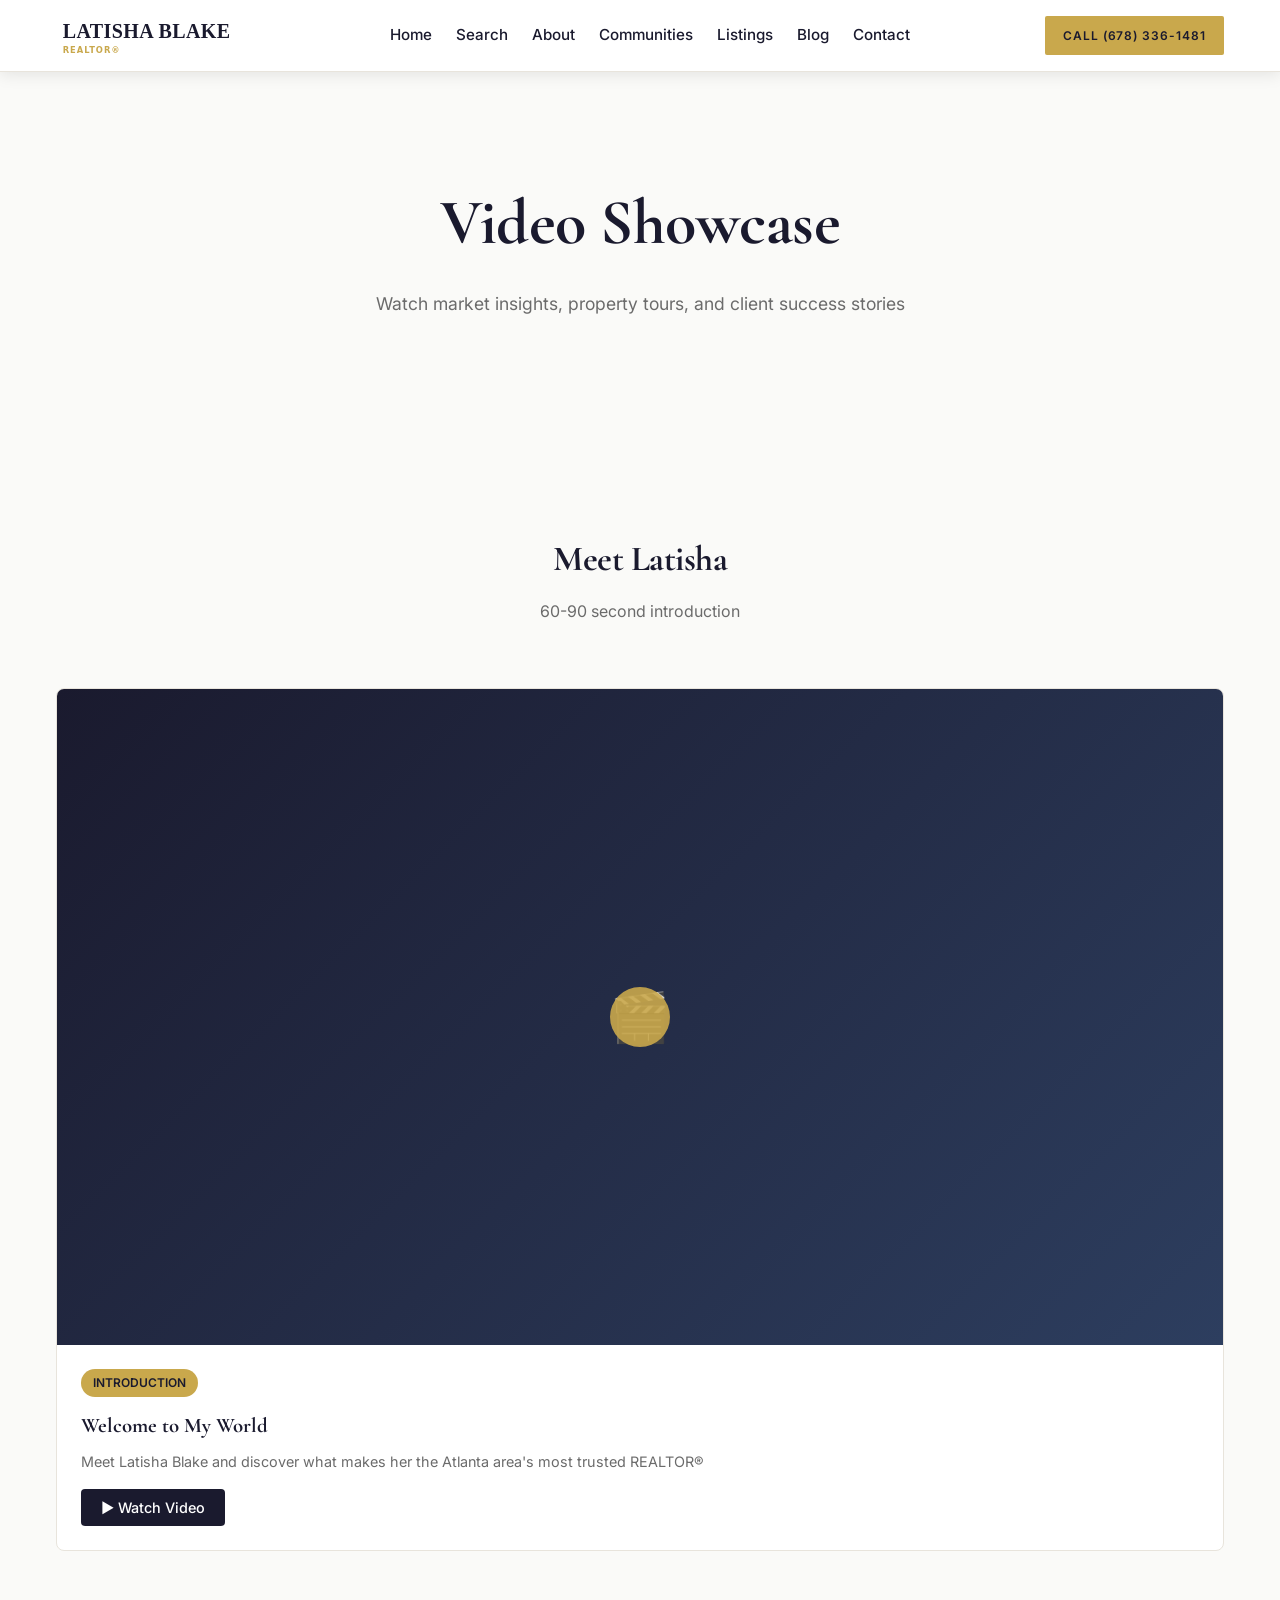
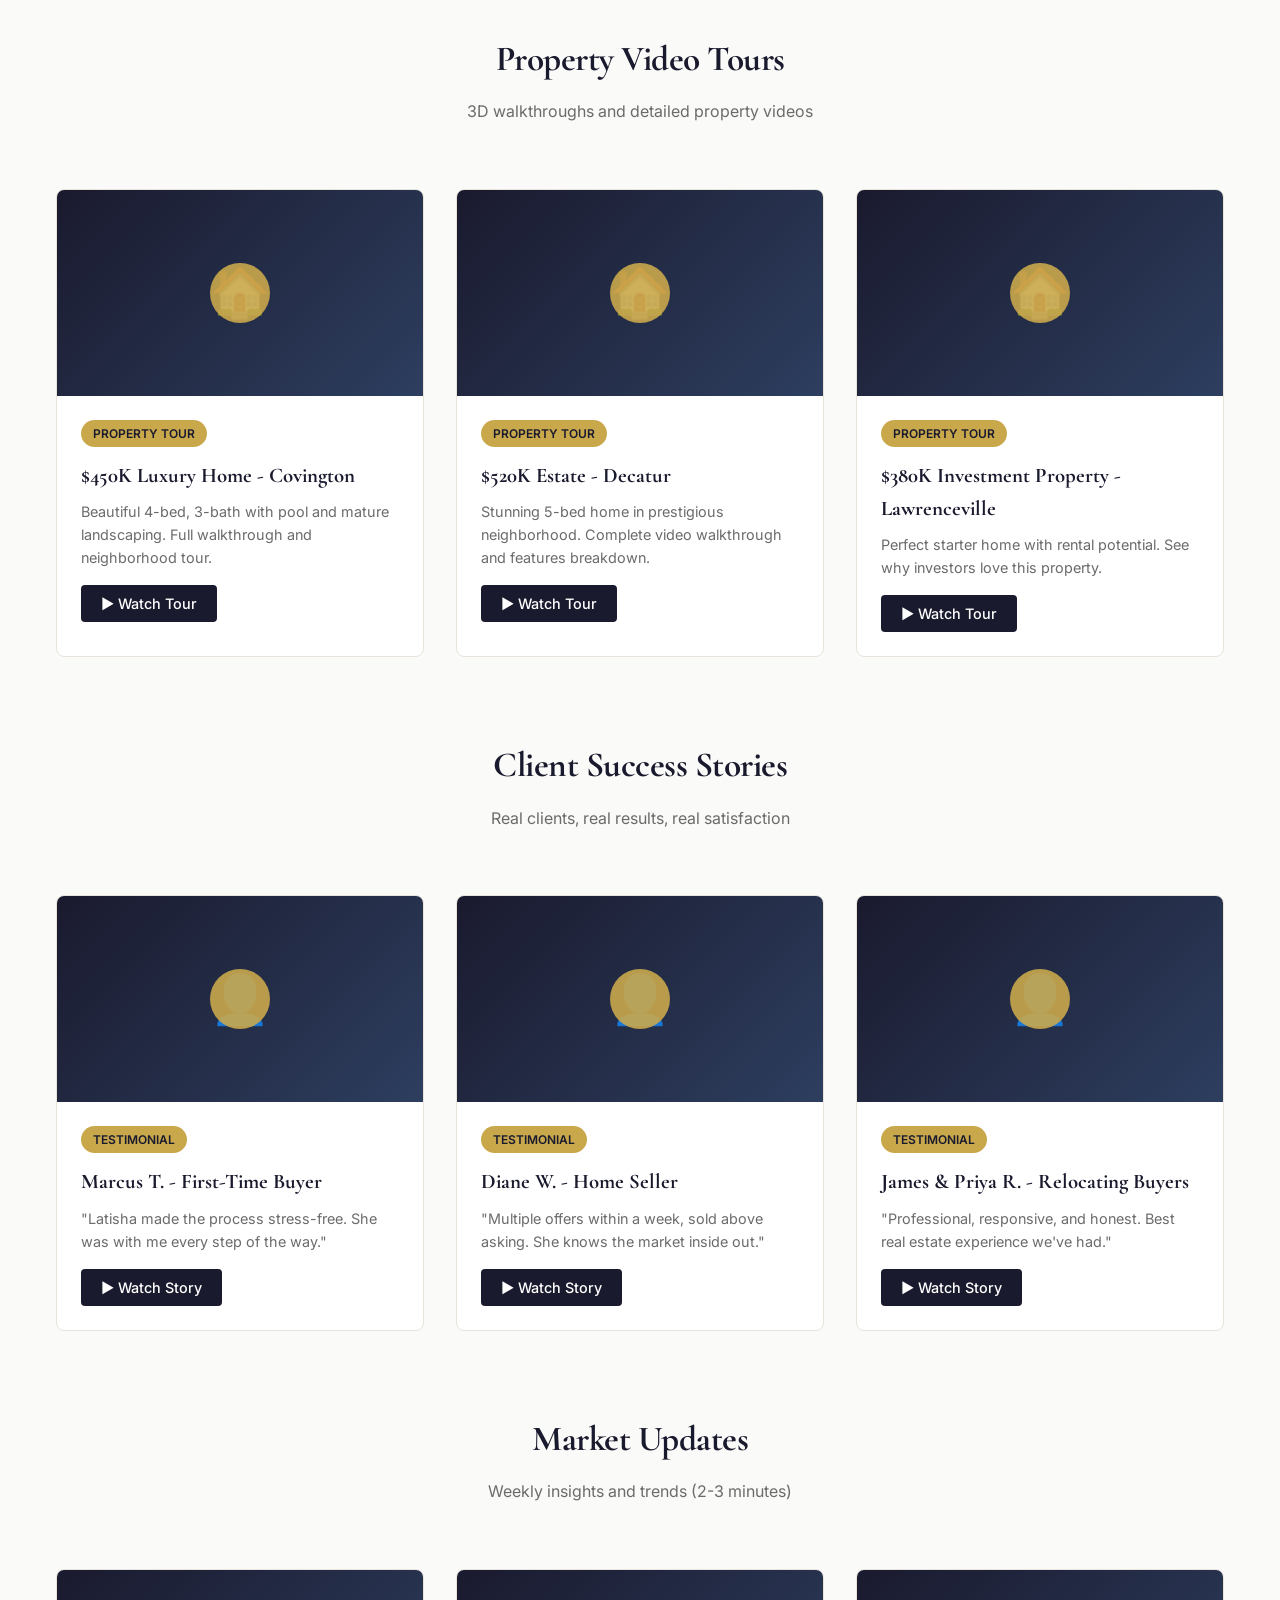
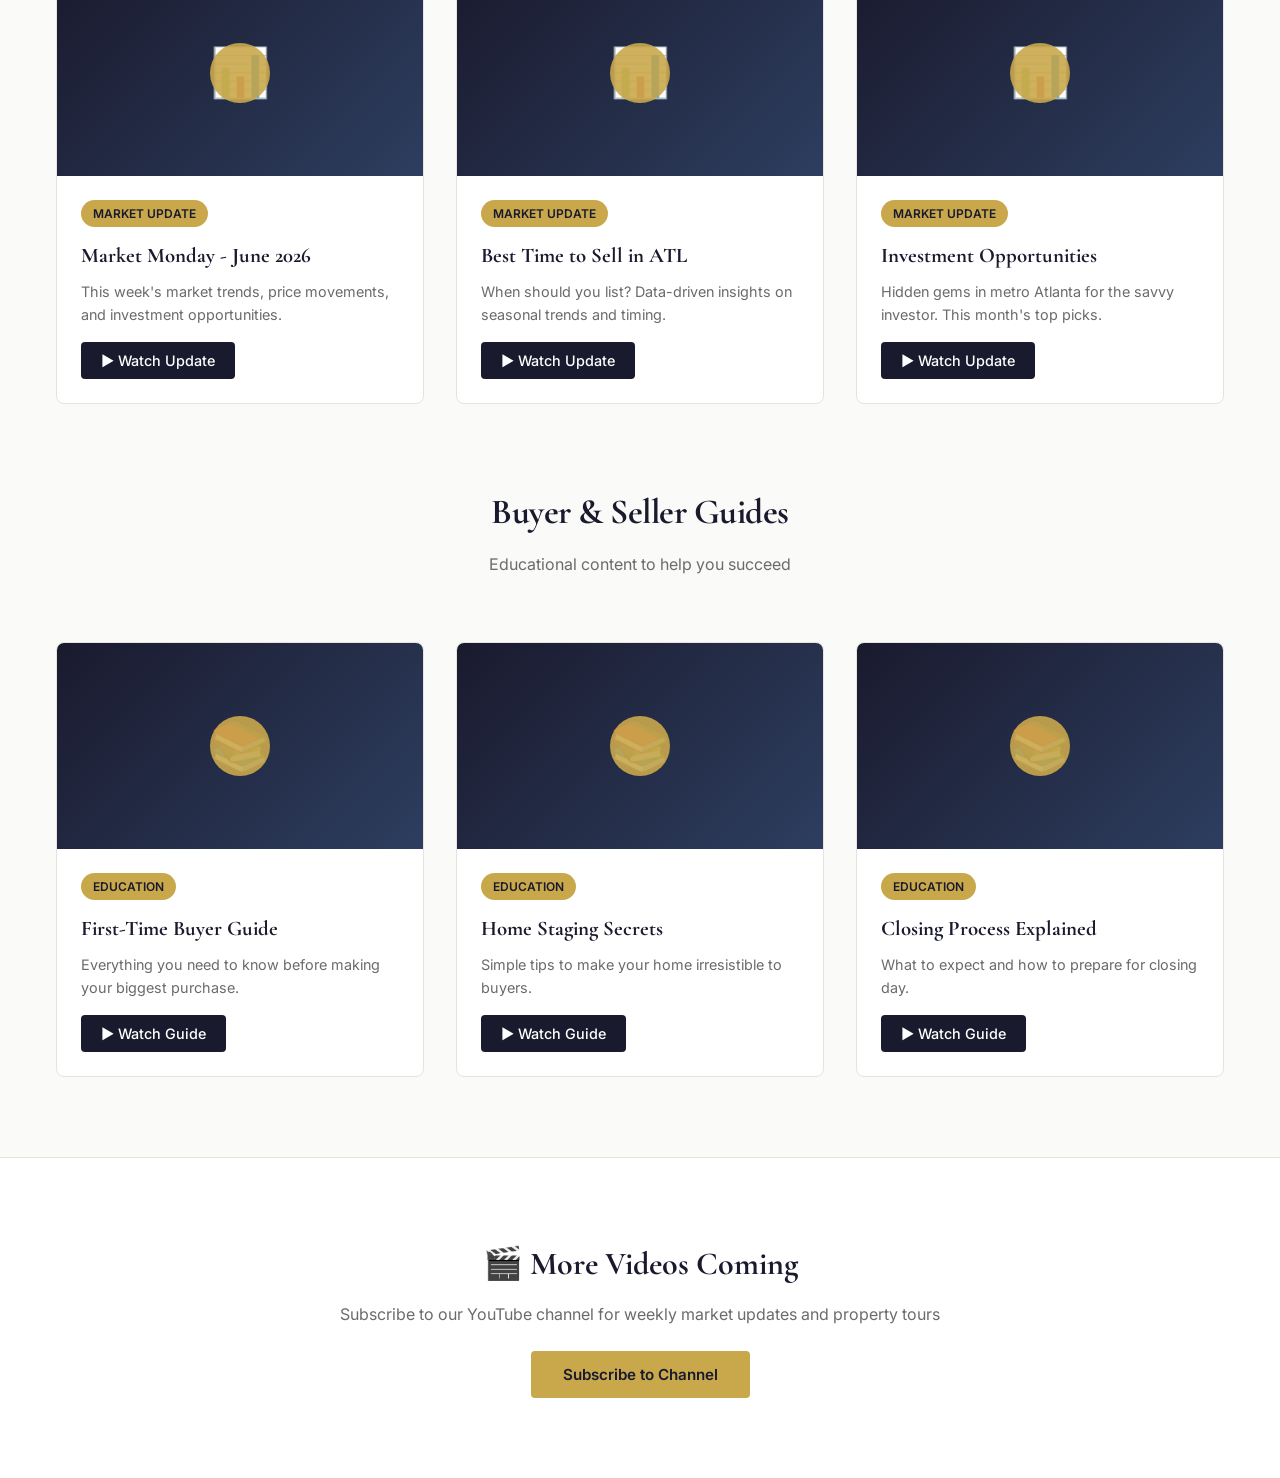
<file: pages/video-showcase.html>
<!DOCTYPE html>
<html lang="en">
<head>
  <meta charset="UTF-8">
  <meta name="viewport" content="width=device-width, initial-scale=1.0">
  <meta name="description" content="Watch Latisha Blake's video tours, market insights, and client success stories.">
  <title>Video Showcase | Latisha Blake Real Estate</title>
  <link rel="preconnect" href="https://fonts.googleapis.com">
  <link rel="preconnect" href="https://fonts.gstatic.com" crossorigin>
  <link rel="icon" href="../assets/images/logo/logo.svg" type="image/svg+xml">
  <link href="https://fonts.googleapis.com/css2?family=Cormorant+Garamond:ital,wght@0,400;0,600;1,400&family=Inter:wght@400;500;600&family=Playfair+Display:ital@1&display=swap" rel="stylesheet">
  <style>
    :root {
      --color-bg: #FAFAF8;
      --color-primary: #1A1A2E;
      --color-gold: #C9A84C;
      --color-white: #FFFFFF;
      --color-border: #E8E4DC;
      --font-heading: 'Cormorant Garamond', Georgia, serif;
      --font-body: 'Inter', system-ui, sans-serif;
    }

    * {
      margin: 0;
      padding: 0;
      box-sizing: border-box;
    }

    body {
      font-family: var(--font-body);
      color: var(--color-primary);
      background-color: var(--color-bg);
      line-height: 1.6;
    }

    .container {
      max-width: 1200px;
      margin: 0 auto;
      padding: 0 16px;
    }

    .site-header {
      position: fixed;
      top: 0;
      left: 0;
      right: 0;
      height: 72px;
      z-index: 1000;
      background: var(--color-white);
      border-bottom: 1px solid var(--color-border);
      box-shadow: 0 2px 16px rgba(0,0,0,0.10);
    }

    .header-container {
      max-width: 1200px;
      height: 100%;
      margin: 0 auto;
      padding: 0 16px;
      display: flex;
      align-items: center;
      justify-content: space-between;
      gap: 24px;
    }

    .logo {
      width: auto;
      height: 50px;
      display: block;
    }

    .header-nav {
      display: flex;
      align-items: center;
      justify-content: center;
      gap: 24px;
      flex: 1;
    }

    .nav-link {
      color: var(--color-primary);
      font-weight: 500;
      font-size: 0.95rem;
      text-decoration: none;
      transition: color 0.25s ease;
    }

    .nav-link:hover {
      color: var(--color-gold);
    }

    .header-cta {
      background: var(--color-gold);
      color: var(--color-primary);
      padding: 10px 18px;
      border-radius: 2px;
      font-size: 0.75rem;
      font-weight: 600;
      letter-spacing: 0.08em;
      text-transform: uppercase;
      text-decoration: none;
      white-space: nowrap;
    }

    .nav-burger {
      display: none;
      flex-direction: column;
      gap: 4px;
      padding: 8px;
      background: transparent;
      border: 0;
      cursor: pointer;
    }

    .nav-burger span {
      width: 24px;
      height: 2px;
      background: var(--color-primary);
      border-radius: 1px;
    }

    .nav-overlay {
      display: none;
      position: fixed;
      top: 72px;
      left: 0;
      right: 0;
      bottom: 0;
      z-index: 999;
      background: var(--color-primary);
      flex-direction: column;
      align-items: center;
      justify-content: center;
      gap: 24px;
      padding: 48px 24px;
    }

    .nav-overlay.open {
      display: flex;
    }

    .nav-close {
      position: absolute;
      top: 24px;
      right: 24px;
      background: transparent;
      border: 0;
      color: var(--color-white);
      font-size: 2rem;
      cursor: pointer;
    }

    .nav-overlay-link {
      color: var(--color-white);
      font-family: var(--font-heading);
      font-size: 1.5rem;
      font-weight: 600;
      text-decoration: none;
    }

    .nav-overlay-link:hover {
      color: var(--color-gold);
    }

    /* HERO */
    .hero {
      padding: 100px 0;
      text-align: center;
      margin-top: 72px;
    }

    .hero h1 {
      font-family: var(--font-heading);
      font-size: clamp(2.5rem, 5vw, 4rem);
      margin-bottom: 16px;
      letter-spacing: -0.5px;
    }

    .hero p {
      font-size: 1.1rem;
      color: #6B6B6B;
      margin-bottom: 32px;
    }

    /* VIDEO GRID */
    .video-grid {
      display: grid;
      grid-template-columns: repeat(auto-fit, minmax(300px, 1fr));
      gap: 32px;
      margin: 64px 0;
    }

    .video-card {
      background: white;
      border: 1px solid var(--color-border);
      border-radius: 8px;
      overflow: hidden;
      transition: all 0.3s ease;
    }

    .video-card:hover {
      box-shadow: 0 2px 12px rgba(0,0,0,0.06), 0 8px 24px rgba(0,0,0,0.10);
      transform: translateY(-4px);
    }

    .video-placeholder {
      background: linear-gradient(135deg, #1A1A2E 0%, #2D3E5F 100%);
      aspect-ratio: 16 / 9;
      display: flex;
      align-items: center;
      justify-content: center;
      color: white;
      font-size: 3rem;
      position: relative;
    }

    .video-placeholder::after {
      content: "";
      position: absolute;
      width: 60px;
      height: 60px;
      background: var(--color-gold);
      border-radius: 50%;
      display: flex;
      align-items: center;
      justify-content: center;
      opacity: 0.9;
    }

    .video-info {
      padding: 24px;
    }

    .video-category {
      display: inline-block;
      background: var(--color-gold);
      color: var(--color-primary);
      padding: 4px 12px;
      border-radius: 20px;
      font-size: 0.75rem;
      font-weight: 600;
      margin-bottom: 12px;
    }

    .video-card h3 {
      font-family: var(--font-heading);
      font-size: 1.3rem;
      margin-bottom: 8px;
      color: var(--color-primary);
    }

    .video-card p {
      font-size: 0.9rem;
      color: #6B6B6B;
      margin-bottom: 16px;
    }

    .watch-btn {
      background: var(--color-primary);
      color: white;
      border: none;
      padding: 10px 20px;
      border-radius: 4px;
      font-family: var(--font-body);
      font-size: 0.9rem;
      font-weight: 500;
      cursor: pointer;
      transition: all 0.25s ease;
    }

    .watch-btn:hover {
      background: var(--color-gold);
      color: var(--color-primary);
    }

    /* SECTION HEADERS */
    .section-header {
      text-align: center;
      margin: 80px 0 40px;
    }

    .section-header h2 {
      font-family: var(--font-heading);
      font-size: 2.2rem;
      margin-bottom: 12px;
      letter-spacing: -0.5px;
    }

    .section-header p {
      font-size: 1rem;
      color: #6B6B6B;
    }

    .coming-soon-badge {
      display: inline-block;
      background: #FFD700;
      color: var(--color-primary);
      padding: 8px 16px;
      border-radius: 4px;
      font-size: 0.85rem;
      font-weight: 600;
      margin-top: 40px;
    }

    @media (max-width: 768px) {
      .site-header {
        height: 60px;
      }

      .logo {
        height: 42px;
      }

      .header-nav,
      .header-cta {
        display: none;
      }

      .nav-burger {
        display: flex;
      }

      .nav-overlay {
        top: 60px;
      }

      .hero {
        padding: 60px 0;
        margin-top: 60px;
      }

      .video-grid {
        grid-template-columns: 1fr;
      }
    }
  </style>
</head>
<body>

  <header class="site-header">
    <div class="header-container">
      <a href="../index.html#hero" aria-label="Latisha Blake home">
        <img src="../assets/images/logo/logo.svg" alt="Latisha Blake REALTOR®" class="logo">
      </a>
      <nav class="header-nav" aria-label="Main navigation">
        <a href="../index.html#hero" class="nav-link">Home</a>
        <a href="../index.html#search" class="nav-link">Search</a>
        <a href="../index.html#about" class="nav-link">About</a>
        <a href="../index.html#communities" class="nav-link">Communities</a>
        <a href="../index.html#listings" class="nav-link">Listings</a>
        <a href="../index.html#blog" class="nav-link">Blog</a>
        <a href="../index.html#contact" class="nav-link">Contact</a>
      </nav>
      <a href="tel:6783361481" class="header-cta">Call (678) 336-1481</a>
      <button class="nav-burger" type="button" aria-label="Open menu" aria-controls="nav-overlay" aria-expanded="false">
        <span></span>
        <span></span>
        <span></span>
      </button>
    </div>
  </header>

  <nav class="nav-overlay" id="nav-overlay" aria-label="Mobile navigation" aria-hidden="true">
    <button class="nav-close" type="button" aria-label="Close menu">×</button>
    <a href="../index.html#hero" class="nav-overlay-link">Home</a>
    <a href="../index.html#search" class="nav-overlay-link">Search</a>
    <a href="../index.html#about" class="nav-overlay-link">About</a>
    <a href="../index.html#communities" class="nav-overlay-link">Communities</a>
    <a href="../index.html#listings" class="nav-overlay-link">Listings</a>
    <a href="../index.html#blog" class="nav-overlay-link">Blog</a>
    <a href="../index.html#contact" class="nav-overlay-link">Contact</a>
    <a href="tel:6783361481" class="header-cta">Call (678) 336-1481</a>
  </nav>

  <!-- HERO -->
  <section class="hero">
    <div class="container">
      <h1>Video Showcase</h1>
      <p>Watch market insights, property tours, and client success stories</p>
    </div>
  </section>

  <!-- AGENT INTRODUCTIONS -->
  <section class="container">
    <div class="section-header">
      <h2>Meet Latisha</h2>
      <p>60-90 second introduction</p>
    </div>

    <div class="video-grid" style="margin-bottom: 60px;">
      <div class="video-card">
        <div class="video-placeholder">🎬</div>
        <div class="video-info">
          <div class="video-category">INTRODUCTION</div>
          <h3>Welcome to My World</h3>
          <p>Meet Latisha Blake and discover what makes her the Atlanta area's most trusted REALTOR®</p>
          <button class="watch-btn">▶ Watch Video</button>
        </div>
      </div>
    </div>
  </section>

  <!-- PROPERTY VIDEO TOURS -->
  <section class="container">
    <div class="section-header">
      <h2>Property Video Tours</h2>
      <p>3D walkthroughs and detailed property videos</p>
    </div>

    <div class="video-grid" style="margin-bottom: 60px;">
      <div class="video-card">
        <div class="video-placeholder">🏠</div>
        <div class="video-info">
          <div class="video-category">PROPERTY TOUR</div>
          <h3>$450K Luxury Home - Covington</h3>
          <p>Beautiful 4-bed, 3-bath with pool and mature landscaping. Full walkthrough and neighborhood tour.</p>
          <button class="watch-btn">▶ Watch Tour</button>
        </div>
      </div>

      <div class="video-card">
        <div class="video-placeholder">🏠</div>
        <div class="video-info">
          <div class="video-category">PROPERTY TOUR</div>
          <h3>$520K Estate - Decatur</h3>
          <p>Stunning 5-bed home in prestigious neighborhood. Complete video walkthrough and features breakdown.</p>
          <button class="watch-btn">▶ Watch Tour</button>
        </div>
      </div>

      <div class="video-card">
        <div class="video-placeholder">🏠</div>
        <div class="video-info">
          <div class="video-category">PROPERTY TOUR</div>
          <h3>$380K Investment Property - Lawrenceville</h3>
          <p>Perfect starter home with rental potential. See why investors love this property.</p>
          <button class="watch-btn">▶ Watch Tour</button>
        </div>
      </div>
    </div>
  </section>

  <!-- CLIENT TESTIMONIALS -->
  <section class="container">
    <div class="section-header">
      <h2>Client Success Stories</h2>
      <p>Real clients, real results, real satisfaction</p>
    </div>

    <div class="video-grid" style="margin-bottom: 60px;">
      <div class="video-card">
        <div class="video-placeholder">👤</div>
        <div class="video-info">
          <div class="video-category">TESTIMONIAL</div>
          <h3>Marcus T. - First-Time Buyer</h3>
          <p>"Latisha made the process stress-free. She was with me every step of the way."</p>
          <button class="watch-btn">▶ Watch Story</button>
        </div>
      </div>

      <div class="video-card">
        <div class="video-placeholder">👤</div>
        <div class="video-info">
          <div class="video-category">TESTIMONIAL</div>
          <h3>Diane W. - Home Seller</h3>
          <p>"Multiple offers within a week, sold above asking. She knows the market inside out."</p>
          <button class="watch-btn">▶ Watch Story</button>
        </div>
      </div>

      <div class="video-card">
        <div class="video-placeholder">👤</div>
        <div class="video-info">
          <div class="video-category">TESTIMONIAL</div>
          <h3>James & Priya R. - Relocating Buyers</h3>
          <p>"Professional, responsive, and honest. Best real estate experience we've had."</p>
          <button class="watch-btn">▶ Watch Story</button>
        </div>
      </div>
    </div>
  </section>

  <!-- MARKET UPDATES -->
  <section class="container">
    <div class="section-header">
      <h2>Market Updates</h2>
      <p>Weekly insights and trends (2-3 minutes)</p>
    </div>

    <div class="video-grid" style="margin-bottom: 60px;">
      <div class="video-card">
        <div class="video-placeholder">📊</div>
        <div class="video-info">
          <div class="video-category">MARKET UPDATE</div>
          <h3>Market Monday - June 2026</h3>
          <p>This week's market trends, price movements, and investment opportunities.</p>
          <button class="watch-btn">▶ Watch Update</button>
        </div>
      </div>

      <div class="video-card">
        <div class="video-placeholder">📊</div>
        <div class="video-info">
          <div class="video-category">MARKET UPDATE</div>
          <h3>Best Time to Sell in ATL</h3>
          <p>When should you list? Data-driven insights on seasonal trends and timing.</p>
          <button class="watch-btn">▶ Watch Update</button>
        </div>
      </div>

      <div class="video-card">
        <div class="video-placeholder">📊</div>
        <div class="video-info">
          <div class="video-category">MARKET UPDATE</div>
          <h3>Investment Opportunities</h3>
          <p>Hidden gems in metro Atlanta for the savvy investor. This month's top picks.</p>
          <button class="watch-btn">▶ Watch Update</button>
        </div>
      </div>
    </div>
  </section>

  <!-- EDUCATIONAL CONTENT -->
  <section class="container">
    <div class="section-header">
      <h2>Buyer & Seller Guides</h2>
      <p>Educational content to help you succeed</p>
    </div>

    <div class="video-grid" style="margin-bottom: 80px;">
      <div class="video-card">
        <div class="video-placeholder">📚</div>
        <div class="video-info">
          <div class="video-category">EDUCATION</div>
          <h3>First-Time Buyer Guide</h3>
          <p>Everything you need to know before making your biggest purchase.</p>
          <button class="watch-btn">▶ Watch Guide</button>
        </div>
      </div>

      <div class="video-card">
        <div class="video-placeholder">📚</div>
        <div class="video-info">
          <div class="video-category">EDUCATION</div>
          <h3>Home Staging Secrets</h3>
          <p>Simple tips to make your home irresistible to buyers.</p>
          <button class="watch-btn">▶ Watch Guide</button>
        </div>
      </div>

      <div class="video-card">
        <div class="video-placeholder">📚</div>
        <div class="video-info">
          <div class="video-category">EDUCATION</div>
          <h3>Closing Process Explained</h3>
          <p>What to expect and how to prepare for closing day.</p>
          <button class="watch-btn">▶ Watch Guide</button>
        </div>
      </div>
    </div>
  </section>

  <!-- COMING SOON -->
  <section style="padding: 80px 0; background: white; border-top: 1px solid var(--color-border);">
    <div class="container">
      <div style="text-align: center;">
        <h2 style="font-family: var(--font-heading); font-size: 2rem; margin-bottom: 12px;">🎬 More Videos Coming</h2>
        <p style="color: #6B6B6B; font-size: 1rem; margin-bottom: 24px;">
          Subscribe to our YouTube channel for weekly market updates and property tours
        </p>
        <button style="background: var(--color-gold); color: var(--color-primary); border: none; padding: 14px 32px; border-radius: 4px; font-family: var(--font-body); font-size: 0.95rem; font-weight: 600; cursor: pointer;">
          Subscribe to Channel
        </button>
      </div>
    </div>
  </section>

  <script>
    const burger = document.querySelector('.nav-burger');
    const overlay = document.getElementById('nav-overlay');
    const closeButton = document.querySelector('.nav-close');

    function setMenuOpen(isOpen) {
      overlay.classList.toggle('open', isOpen);
      burger.setAttribute('aria-expanded', String(isOpen));
      overlay.setAttribute('aria-hidden', String(!isOpen));
      document.body.style.overflow = isOpen ? 'hidden' : '';
    }

    burger.addEventListener('click', () => setMenuOpen(!overlay.classList.contains('open')));
    closeButton.addEventListener('click', () => setMenuOpen(false));
    overlay.querySelectorAll('a').forEach((link) => {
      link.addEventListener('click', () => setMenuOpen(false));
    });
    document.addEventListener('keydown', (event) => {
      if (event.key === 'Escape') setMenuOpen(false);
    });
  </script>
</body>
</html>
</file>
<file: admin/assets/css/admin.css>
/* ===== APPLE-INSPIRED ADMIN PANEL ===== */

* {
  margin: 0;
  padding: 0;
  box-sizing: border-box;
}

:root {
  --bg-main: #FAFAF8;
  --bg-secondary: #FFFFFF;
  --text-primary: #1A1A2E;
  --text-secondary: #6B6B6B;
  --text-tertiary: #A0A0A0;
  --border-color: #E8E4DC;
  --accent-gold: #C9A84C;
  --accent-blue: #0071E3;
  --danger: #D32F2F;
  --success: #34C759;
  --transition: 0.25s ease;
}

html {
  scroll-behavior: smooth;
}

body {
  font-family: -apple-system, BlinkMacSystemFont, 'Segoe UI', 'Helvetica Neue', sans-serif;
  background: var(--bg-main);
  color: var(--text-primary);
  line-height: 1.6;
}

/* ===== LAYOUT ===== */
.admin-container {
  display: flex;
  min-height: 100vh;
}

.sidebar {
  width: 280px;
  background: var(--bg-secondary);
  border-right: 1px solid var(--border-color);
  padding: 32px 24px;
  display: flex;
  flex-direction: column;
  position: fixed;
  height: 100vh;
  left: 0;
  top: 0;
  overflow-y: auto;
}

.sidebar-header h2 {
  font-size: 16px;
  font-weight: 600;
  margin-bottom: 4px;
}

.sidebar-subtitle {
  font-size: 12px;
  color: var(--text-tertiary);
  text-transform: uppercase;
  letter-spacing: 0.08em;
}

.sidebar-nav {
  display: flex;
  flex-direction: column;
  gap: 8px;
  margin: 32px 0;
  flex: 1;
}

.nav-item {
  padding: 12px 16px;
  border-radius: 8px;
  color: var(--text-secondary);
  text-decoration: none;
  font-size: 15px;
  font-weight: 500;
  transition: all var(--transition);
  cursor: pointer;
  border: 1px solid transparent;
}

.nav-item:hover {
  background: var(--bg-main);
  color: var(--text-primary);
}

.nav-item.active {
  background: var(--bg-main);
  color: var(--accent-gold);
  border-color: var(--border-color);
}

.sidebar-footer {
  border-top: 1px solid var(--border-color);
  padding-top: 16px;
}

.logout-btn {
  width: 100%;
  padding: 10px 16px;
  background: transparent;
  color: var(--danger);
  border: 1px solid var(--border-color);
  border-radius: 6px;
  font-size: 14px;
  font-weight: 500;
  cursor: pointer;
  transition: all var(--transition);
}

.logout-btn:hover {
  border-color: var(--danger);
  background: rgba(211, 47, 47, 0.05);
}

.main-content {
  margin-left: 280px;
  flex: 1;
  padding: 48px;
  background: var(--bg-main);
}

.content {
  max-width: 1200px;
  margin: 0 auto;
}

/* ===== TYPOGRAPHY ===== */
h1 {
  font-size: 32px;
  font-weight: 600;
  margin-bottom: 8px;
  letter-spacing: -0.5px;
}

h2 {
  font-size: 20px;
  font-weight: 600;
  margin-bottom: 24px;
  letter-spacing: -0.3px;
}

h3 {
  font-size: 16px;
  font-weight: 600;
  margin-bottom: 12px;
}

.subtitle {
  font-size: 15px;
  color: var(--text-secondary);
  margin-bottom: 32px;
}

p {
  font-size: 15px;
  line-height: 1.6;
  color: var(--text-primary);
}

/* ===== DASHBOARD GRID ===== */
.dashboard-grid {
  display: grid;
  grid-template-columns: repeat(auto-fit, minmax(250px, 1fr));
  gap: 16px;
  margin-bottom: 48px;
}

.stat-card {
  background: var(--bg-secondary);
  padding: 24px;
  border-radius: 12px;
  border: 1px solid var(--border-color);
  transition: all var(--transition);
}

.stat-card:hover {
  border-color: var(--accent-gold);
  box-shadow: 0 4px 16px rgba(0, 0, 0, 0.05);
}

.stat-label {
  font-size: 12px;
  color: var(--text-tertiary);
  text-transform: uppercase;
  letter-spacing: 0.08em;
  margin-bottom: 12px;
  font-weight: 600;
}

.stat-number {
  font-size: 32px;
  font-weight: 600;
  color: var(--text-primary);
  margin-bottom: 16px;
  letter-spacing: -1px;
}

.stat-desc {
  font-size: 13px;
  color: var(--text-tertiary);
}

.stat-link {
  display: inline-block;
  margin-top: 12px;
  color: var(--accent-gold);
  text-decoration: none;
  font-size: 14px;
  font-weight: 500;
  transition: color var(--transition);
}

.stat-link:hover {
  color: var(--text-primary);
}

/* ===== QUICK ACTIONS ===== */
.quick-actions {
  margin-bottom: 48px;
}

.actions-grid {
  display: grid;
  grid-template-columns: repeat(auto-fit, minmax(200px, 1fr));
  gap: 16px;
}

.action-btn {
  display: flex;
  flex-direction: column;
  align-items: center;
  justify-content: center;
  gap: 12px;
  padding: 32px 24px;
  background: var(--bg-secondary);
  border: 1px solid var(--border-color);
  border-radius: 12px;
  text-decoration: none;
  color: var(--text-primary);
  transition: all var(--transition);
  cursor: pointer;
}

.action-btn:hover {
  border-color: var(--accent-gold);
  background: linear-gradient(135deg, rgba(201, 168, 76, 0.05), rgba(255, 255, 255, 0));
  transform: translateY(-2px);
  box-shadow: 0 8px 24px rgba(0, 0, 0, 0.08);
}

.action-icon {
  font-size: 28px;
}

.action-text {
  font-size: 15px;
  font-weight: 500;
  text-align: center;
}

/* ===== INSTRUCTIONS ===== */
.instructions {
  display: grid;
  grid-template-columns: repeat(auto-fit, minmax(280px, 1fr));
  gap: 24px;
}

.instruction-card {
  background: var(--bg-secondary);
  padding: 24px;
  border-radius: 12px;
  border: 1px solid var(--border-color);
}

.instruction-card h3 {
  margin-bottom: 12px;
  color: var(--accent-gold);
}

.instruction-card p {
  font-size: 14px;
  color: var(--text-secondary);
  line-height: 1.7;
}

/* ===== FORMS ===== */
.form-section {
  background: var(--bg-secondary);
  padding: 32px;
  border-radius: 12px;
  border: 1px solid var(--border-color);
  margin-bottom: 24px;
}

.form-group {
  margin-bottom: 24px;
}

label {
  display: block;
  font-size: 13px;
  font-weight: 600;
  color: var(--text-primary);
  margin-bottom: 8px;
  letter-spacing: 0.05em;
  text-transform: uppercase;
}

input[type="text"],
input[type="email"],
input[type="number"],
input[type="date"],
input[type="tel"],
select,
textarea {
  width: 100%;
  padding: 12px 16px;
  border: 1px solid var(--border-color);
  border-radius: 8px;
  font-family: inherit;
  font-size: 15px;
  color: var(--text-primary);
  transition: all var(--transition);
  background: white;
}

input:focus,
select:focus,
textarea:focus {
  outline: none;
  border-color: var(--accent-gold);
  box-shadow: 0 0 0 3px rgba(201, 168, 76, 0.1);
}

textarea {
  resize: vertical;
  min-height: 120px;
}

.form-row {
  display: grid;
  grid-template-columns: 1fr 1fr;
  gap: 16px;
}

/* ===== BUTTONS ===== */
.btn {
  padding: 12px 24px;
  border-radius: 8px;
  border: none;
  font-size: 15px;
  font-weight: 600;
  cursor: pointer;
  transition: all var(--transition);
  text-decoration: none;
  display: inline-block;
  text-align: center;
  font-family: inherit;
}

.btn-primary {
  background: var(--accent-gold);
  color: var(--text-primary);
}

.btn-primary:hover {
  background: #B8922E;
  transform: translateY(-1px);
  box-shadow: 0 4px 12px rgba(201, 168, 76, 0.3);
}

.btn-primary:active {
  transform: translateY(0);
}

.btn-secondary {
  background: transparent;
  color: var(--text-primary);
  border: 1px solid var(--border-color);
}

.btn-secondary:hover {
  background: var(--bg-main);
  border-color: var(--text-primary);
}

.btn-danger {
  background: var(--danger);
  color: white;
}

.btn-danger:hover {
  background: #B71C1C;
  transform: translateY(-1px);
}

.btn-sm {
  padding: 8px 16px;
  font-size: 13px;
}

.btn-group {
  display: flex;
  gap: 12px;
  margin-top: 32px;
}

/* ===== TABLES ===== */
.table-container {
  background: var(--bg-secondary);
  border: 1px solid var(--border-color);
  border-radius: 12px;
  overflow: hidden;
  margin-bottom: 24px;
}

table {
  width: 100%;
  border-collapse: collapse;
}

th {
  background: var(--bg-main);
  padding: 16px;
  text-align: left;
  font-size: 13px;
  font-weight: 600;
  color: var(--text-primary);
  text-transform: uppercase;
  letter-spacing: 0.05em;
  border-bottom: 1px solid var(--border-color);
}

td {
  padding: 16px;
  border-bottom: 1px solid var(--border-color);
  font-size: 14px;
}

tr:hover {
  background: var(--bg-main);
}

tr:last-child td {
  border-bottom: none;
}

/* ===== ALERTS ===== */
.alert {
  padding: 16px;
  border-radius: 8px;
  margin-bottom: 24px;
  font-size: 14px;
  border-left: 4px solid;
  display: flex;
  justify-content: space-between;
  align-items: center;
}

.alert-success {
  background: rgba(52, 199, 89, 0.1);
  border-color: var(--success);
  color: #1B7E37;
}

.alert-error {
  background: rgba(211, 47, 47, 0.1);
  border-color: var(--danger);
  color: #B71C1C;
}

.alert-info {
  background: rgba(0, 113, 227, 0.1);
  border-color: var(--accent-blue);
  color: #0051B3;
}

.alert-close {
  background: none;
  border: none;
  color: inherit;
  font-size: 18px;
  cursor: pointer;
  opacity: 0.7;
  transition: opacity var(--transition);
}

.alert-close:hover {
  opacity: 1;
}

/* ===== EMPTY STATE ===== */
.empty-state {
  text-align: center;
  padding: 64px 32px;
  color: var(--text-secondary);
}

.empty-icon {
  font-size: 48px;
  margin-bottom: 16px;
}

.empty-title {
  font-size: 18px;
  font-weight: 600;
  margin-bottom: 8px;
  color: var(--text-primary);
}

.empty-description {
  font-size: 14px;
  margin-bottom: 24px;
}

/* ===== RESPONSIVE ===== */
@media (max-width: 1024px) {
  .main-content {
    padding: 32px;
  }

  .form-row {
    grid-template-columns: 1fr;
  }

  .dashboard-grid {
    grid-template-columns: 1fr 1fr;
  }
}

@media (max-width: 768px) {
  .admin-container {
    flex-direction: column;
  }

  .sidebar {
    width: 100%;
    height: auto;
    position: relative;
    padding: 16px;
    border-right: none;
    border-bottom: 1px solid var(--border-color);
  }

  .sidebar-nav {
    flex-direction: row;
    gap: 12px;
    margin: 16px 0;
  }

  .nav-item {
    flex: 1;
    text-align: center;
  }

  .main-content {
    margin-left: 0;
    padding: 24px 16px;
  }

  h1 {
    font-size: 24px;
  }

  .dashboard-grid {
    grid-template-columns: 1fr;
  }

  .actions-grid {
    grid-template-columns: 1fr 1fr;
  }

  .instructions {
    grid-template-columns: 1fr;
  }

  table {
    font-size: 13px;
  }

  th, td {
    padding: 12px;
  }
}

@media (max-width: 480px) {
  .main-content {
    padding: 16px;
  }

  h1 {
    font-size: 20px;
  }

  h2 {
    font-size: 18px;
  }

  .actions-grid {
    grid-template-columns: 1fr;
  }

  .form-row {
    grid-template-columns: 1fr;
  }

  .btn-group {
    flex-direction: column;
  }

  .btn {
    width: 100%;
  }
}

/* ===== MOBILE BOTTOM NAVIGATION ===== */
.admin-bottom-nav {
  display: none;
  position: fixed;
  bottom: 0;
  left: 0;
  right: 0;
  background: linear-gradient(180deg, #ffffff 0%, #faf8f3 50%, #f5f0e8 100%);
  border-top: 2px solid var(--border-color);
  z-index: 998;
  box-shadow: 0 -4px 24px rgba(0, 0, 0, 0.12), 0 -2px 8px rgba(201, 168, 76, 0.08);
  padding-bottom: max(env(safe-area-inset-bottom), 0);
  transition: transform 0.3s ease-out, box-shadow 0.3s ease;
  transform: translateY(0);
  backdrop-filter: blur(4px);
  -webkit-backdrop-filter: blur(4px);
}

.admin-bottom-nav.show {
  display: flex;
}

.admin-nav-items {
  display: flex;
  justify-content: space-around;
  align-items: center;
  width: 100%;
  padding: 14px 8px 10px 8px;
  margin-bottom: max(env(safe-area-inset-bottom), 0);
  gap: 2px;
}

.admin-nav-item {
  display: flex;
  flex-direction: column;
  align-items: center;
  justify-content: center;
  gap: 6px;
  padding: 10px 12px;
  text-decoration: none;
  color: var(--text-primary);
  font-size: 0.65rem;
  font-weight: 500;
  transition: all 0.28s cubic-bezier(0.34, 1.56, 0.64, 1);
  flex: 1;
  text-align: center;
  border-radius: 10px;
  position: relative;
  min-height: 62px;
  touch-action: manipulation;
  -webkit-user-select: none;
  user-select: none;
  background: transparent;
}

.admin-nav-icon {
  font-size: 1.5rem;
  display: block;
  transition: all 0.28s cubic-bezier(0.34, 1.56, 0.64, 1);
  line-height: 1;
  filter: drop-shadow(0 1px 2px rgba(0, 0, 0, 0.05));
}

.admin-nav-item:active {
  background: rgba(201, 168, 76, 0.12);
  transform: scale(0.95);
}

.admin-nav-item:hover {
  color: var(--accent-gold);
  background: rgba(201, 168, 76, 0.1);
  transform: translateY(-2px);
  box-shadow: 0 4px 12px rgba(201, 168, 76, 0.15);
}

.admin-nav-item.active {
  color: var(--accent-gold);
  background: linear-gradient(135deg, rgba(201, 168, 76, 0.12), rgba(201, 168, 76, 0.08));
  font-weight: 600;
  box-shadow: 0 2px 8px rgba(201, 168, 76, 0.12);
}

.admin-nav-item.active::before {
  content: '';
  position: absolute;
  top: 0;
  left: 50%;
  transform: translateX(-50%);
  width: 32px;
  height: 4px;
  background: linear-gradient(90deg, var(--accent-gold), #E8D5A3);
  border-radius: 2px;
  box-shadow: 0 2px 8px rgba(201, 168, 76, 0.4);
  animation: adminSlideDown 0.3s ease-out;
}

.admin-nav-item.active .admin-nav-icon {
  transform: scale(1.25);
  animation: adminBounce 0.5s cubic-bezier(0.34, 1.56, 0.64, 1);
  filter: drop-shadow(0 2px 4px rgba(201, 168, 76, 0.3));
}

@keyframes adminBounce {
  0% {
    transform: scale(1) translateY(0);
  }
  50% {
    transform: scale(1.35) translateY(-4px);
  }
  100% {
    transform: scale(1.25) translateY(0);
  }
}

@keyframes adminSlideDown {
  0% {
    opacity: 0;
    transform: translateX(-50%) translateY(-4px);
  }
  100% {
    opacity: 1;
    transform: translateX(-50%) translateY(0);
  }
}

/* ===== ANIMATIONS ===== */
@keyframes slideIn {
  from {
    opacity: 0;
    transform: translateY(10px);
  }
  to {
    opacity: 1;
    transform: translateY(0);
  }
}

.form-section {
  animation: slideIn 0.4s ease;
}

/* ===== MOBILE RESPONSIVE ===== */
@media (max-width: 768px) {
  .admin-container {
    flex-direction: column;
  }

  .sidebar {
    position: fixed;
    bottom: 0;
    left: 0;
    right: 0;
    width: 100%;
    height: auto;
    border-right: none;
    border-top: 1px solid var(--border-color);
    padding: 16px;
    padding-bottom: calc(80px + max(env(safe-area-inset-bottom), 0));
    z-index: 999;
    display: none;
  }

  .sidebar.mobile-open {
    display: flex;
  }

  .main-content {
    margin-left: 0;
    padding: 24px 16px;
    padding-bottom: calc(100px + max(env(safe-area-inset-bottom), 0));
  }

  .admin-bottom-nav.show {
    display: flex;
  }

  h1 {
    font-size: 24px;
  }

  h2 {
    font-size: 18px;
  }

  .dashboard-grid {
    grid-template-columns: repeat(2, 1fr);
    gap: 16px;
  }

  .stat-card {
    padding: 16px;
  }

  .table-container {
    overflow-x: auto;
  }

  table {
    min-width: 100%;
  }

  th, td {
    padding: 12px;
    font-size: 13px;
  }

  .actions-grid {
    grid-template-columns: repeat(2, 1fr);
    gap: 12px;
  }

  .form-row {
    grid-template-columns: 1fr;
  }

  .btn {
    padding: 12px 20px;
    min-height: 44px;
    font-size: 14px;
  }
}

@media (max-width: 480px) {
  .sidebar {
    padding: 12px;
    padding-bottom: calc(80px + max(env(safe-area-inset-bottom), 0));
  }

  .sidebar-header h2 {
    font-size: 14px;
  }

  .main-content {
    padding: 16px 12px;
    padding-bottom: calc(100px + max(env(safe-area-inset-bottom), 0));
  }

  .content {
    max-width: 100%;
  }

  h1 {
    font-size: 20px;
  }

  .subtitle {
    font-size: 14px;
  }

  .dashboard-grid {
    grid-template-columns: 1fr;
    gap: 12px;
  }

  .stat-card {
    padding: 12px;
  }

  .stat-number {
    font-size: 24px;
  }

  .actions-grid {
    grid-template-columns: 1fr;
    gap: 10px;
  }

  .action-btn {
    padding: 12px;
  }

  .action-icon {
    font-size: 24px;
  }

  .instruction-card {
    padding: 16px;
    margin-bottom: 12px;
  }

  .admin-nav-items {
    padding: 10px 0 4px;
  }

  .admin-nav-item {
    min-height: 58px;
    font-size: 0.6rem;
    padding: 6px 8px;
  }

  .admin-nav-icon {
    font-size: 1.3rem;
  }

  input[type="text"],
  input[type="email"],
  input[type="number"],
  input[type="date"],
  select,
  textarea {
    font-size: 16px;
    min-height: 44px;
  }

  .btn {
    width: 100%;
    min-height: 48px;
  }

  .btn-group {
    flex-direction: column;
  }

  .form-row {
    grid-template-columns: 1fr;
  }
}
</file>
